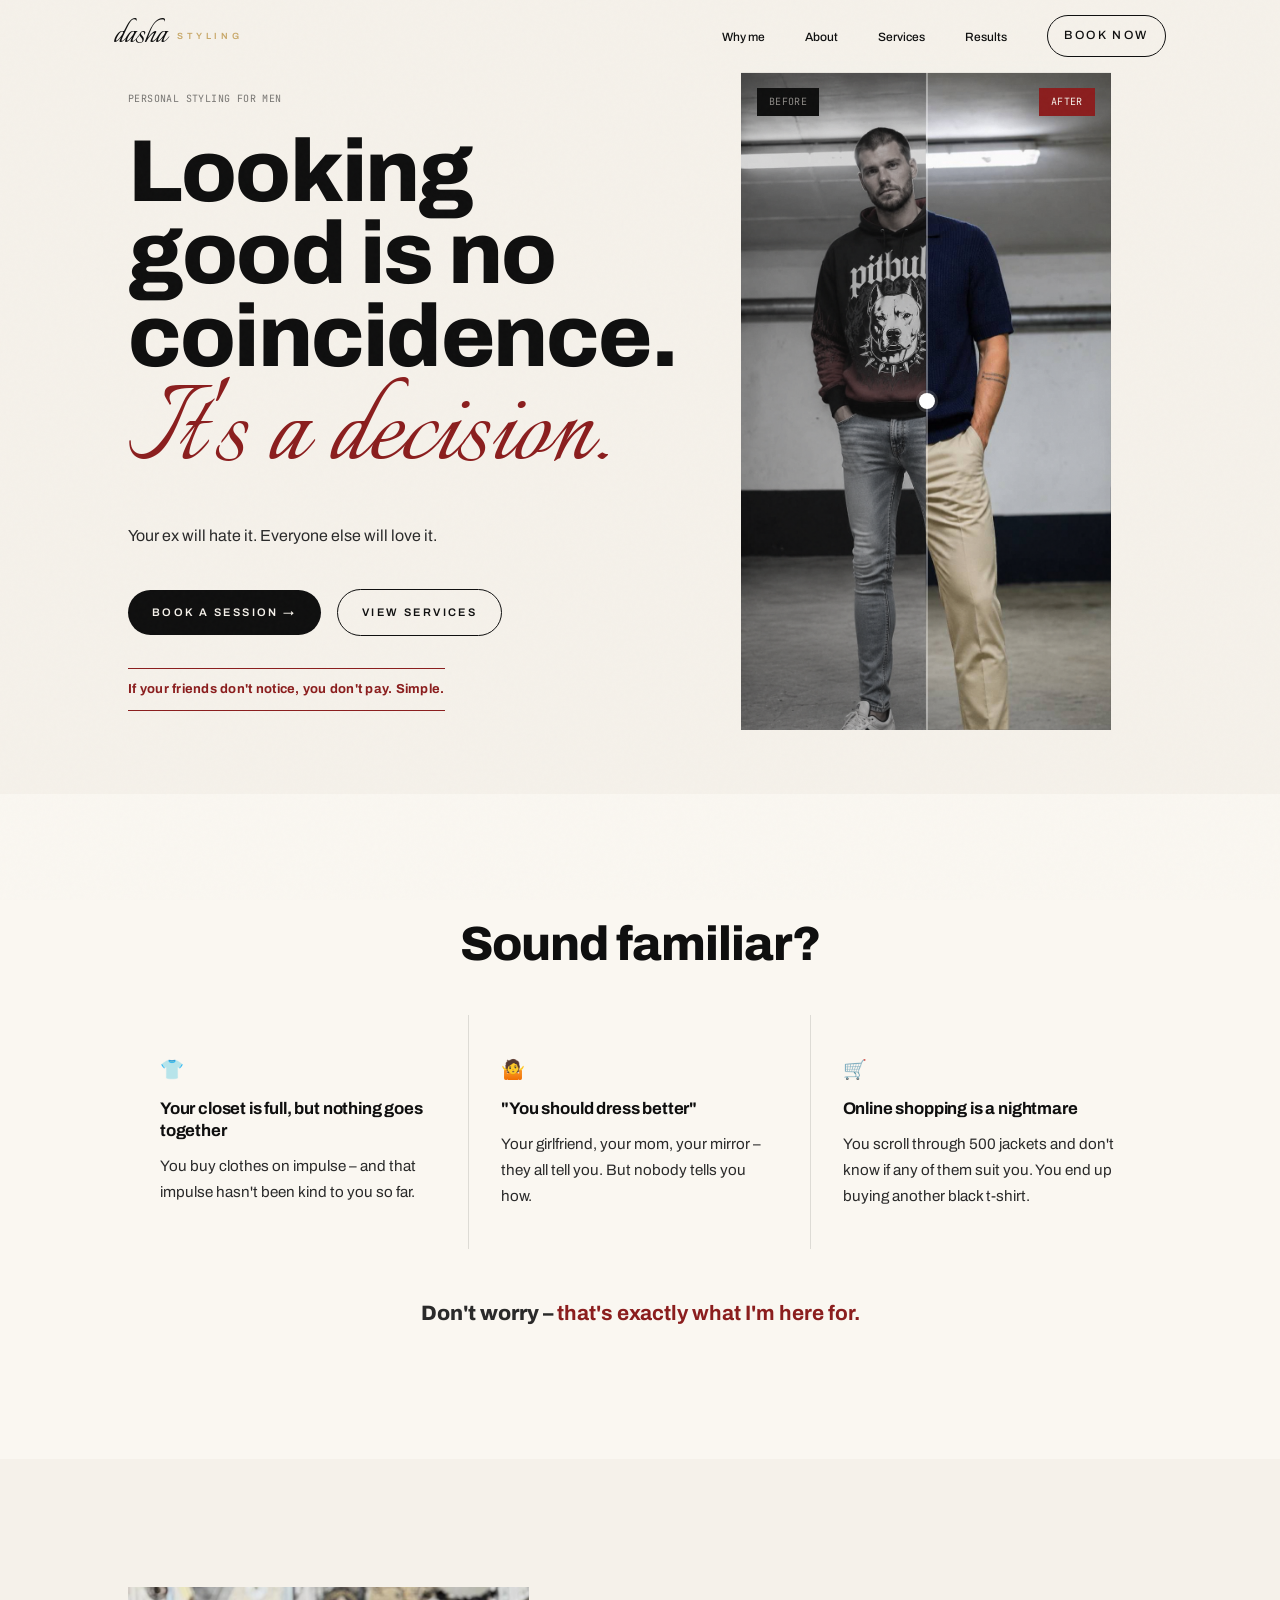
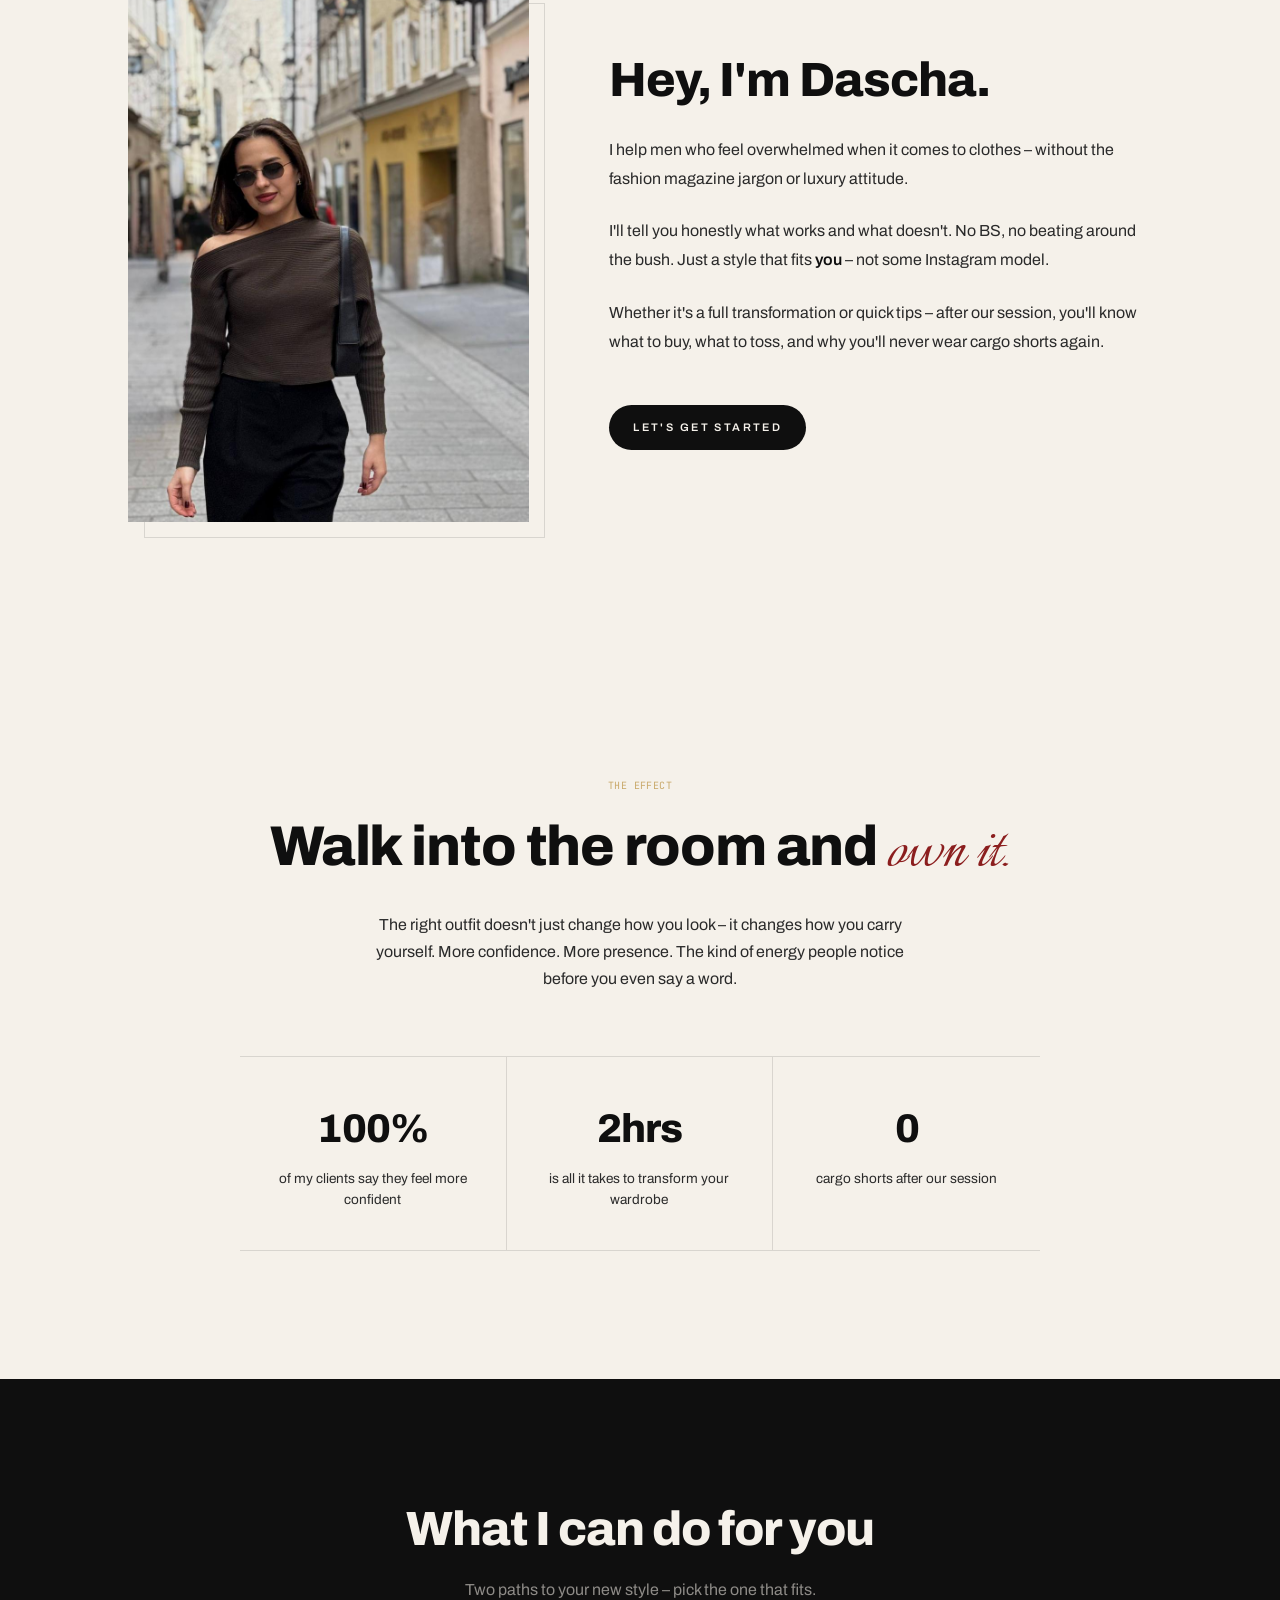
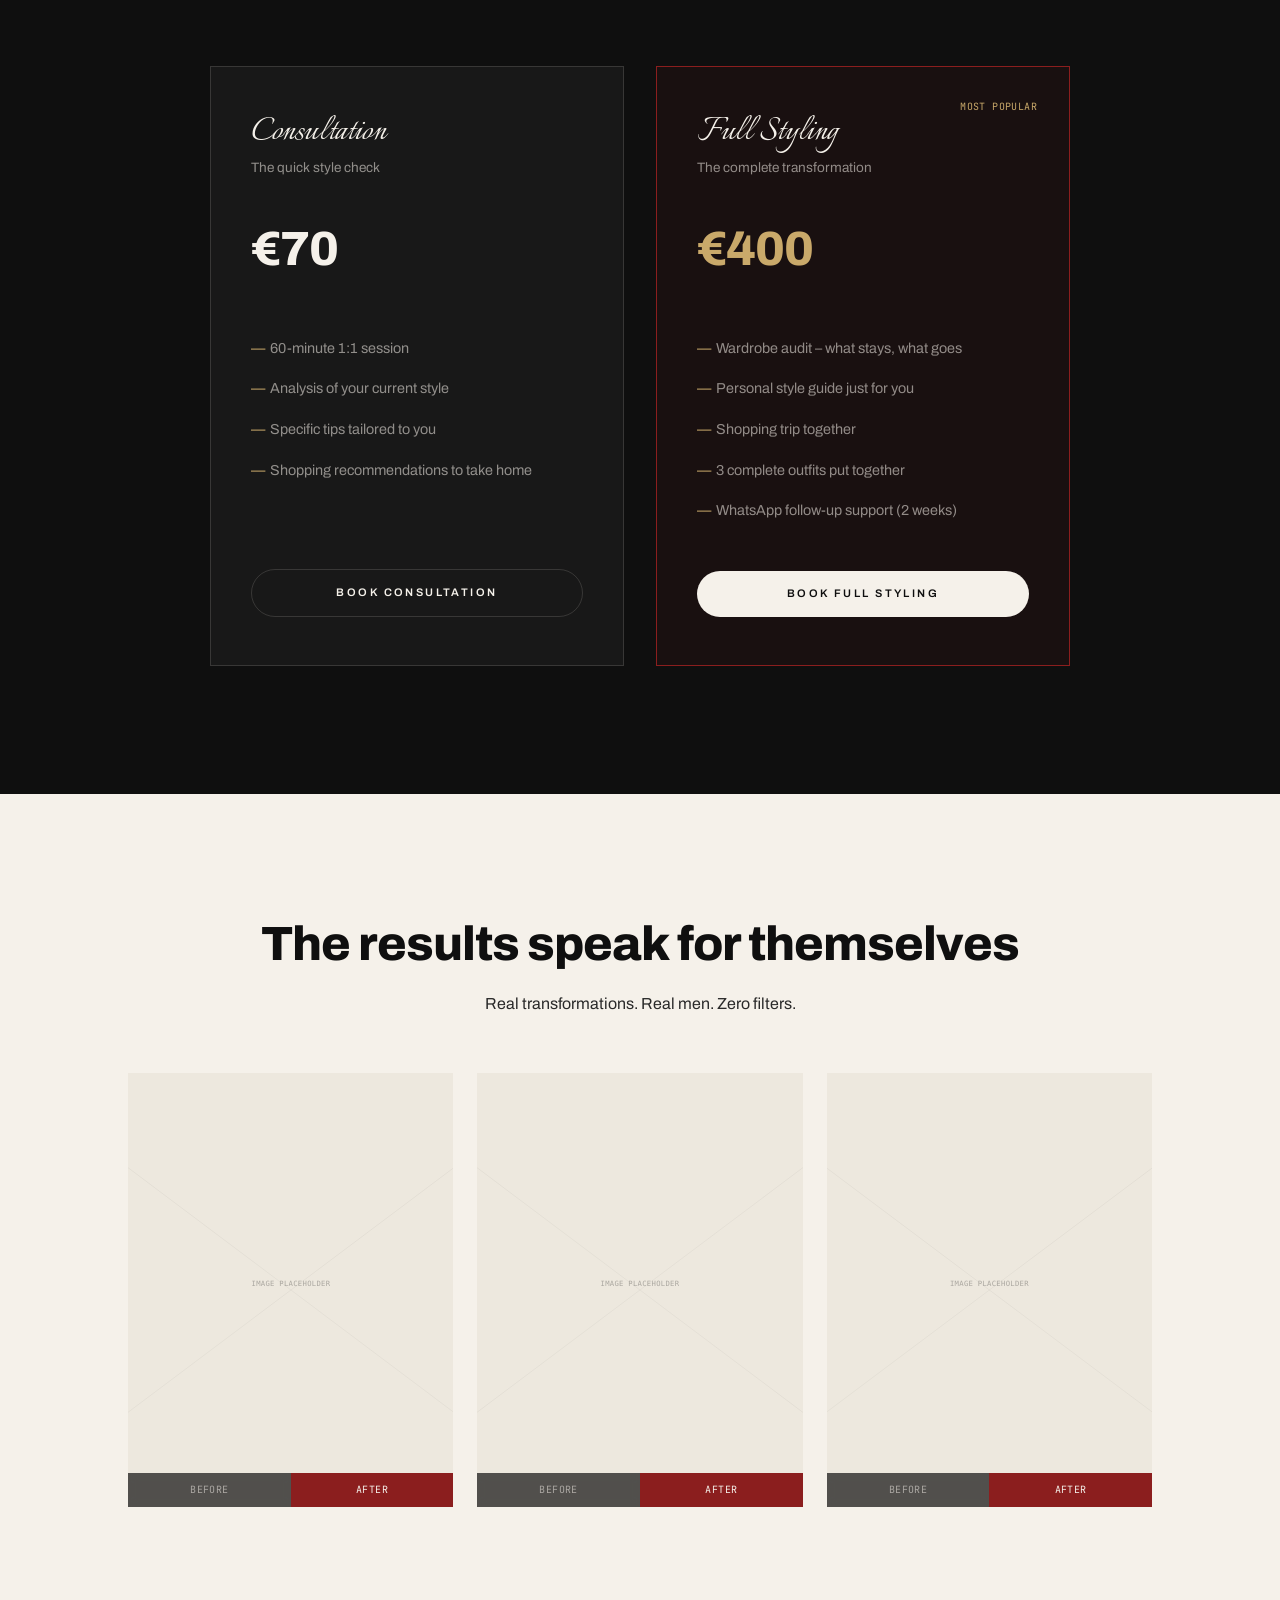
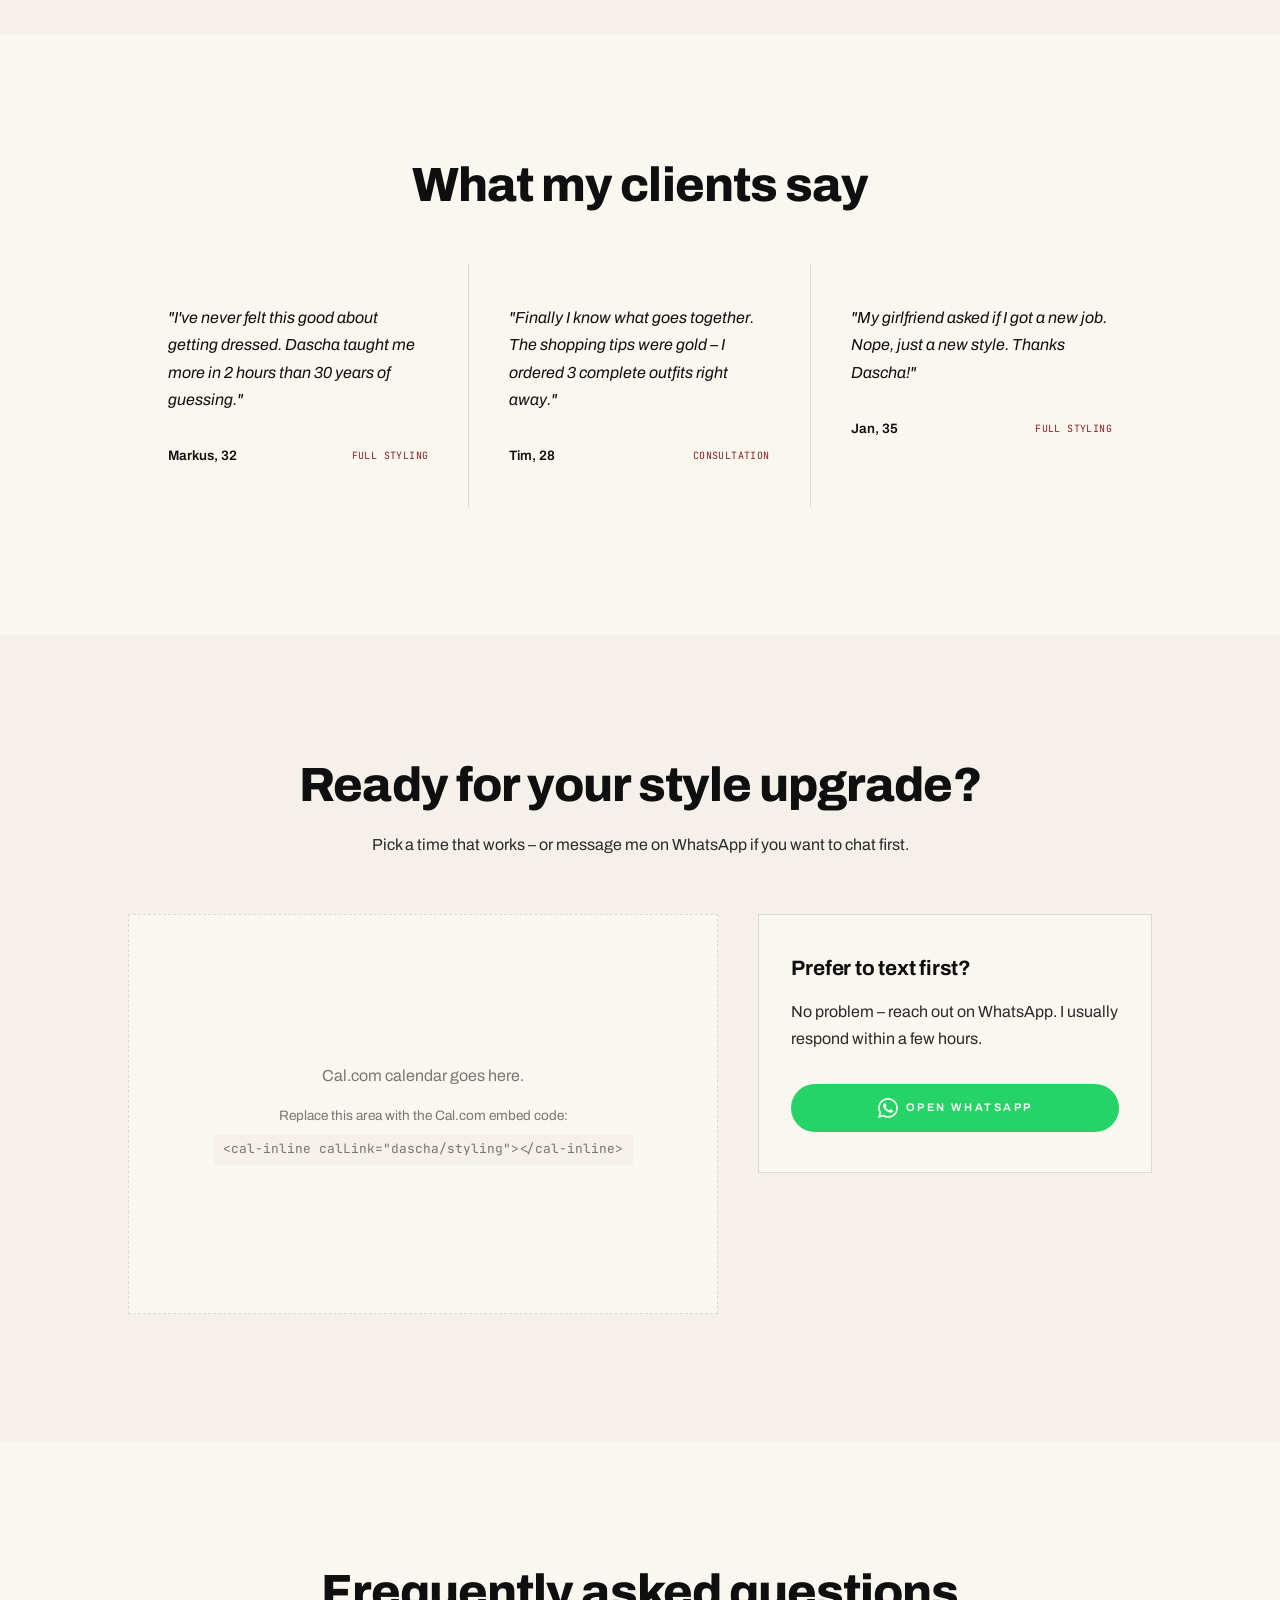
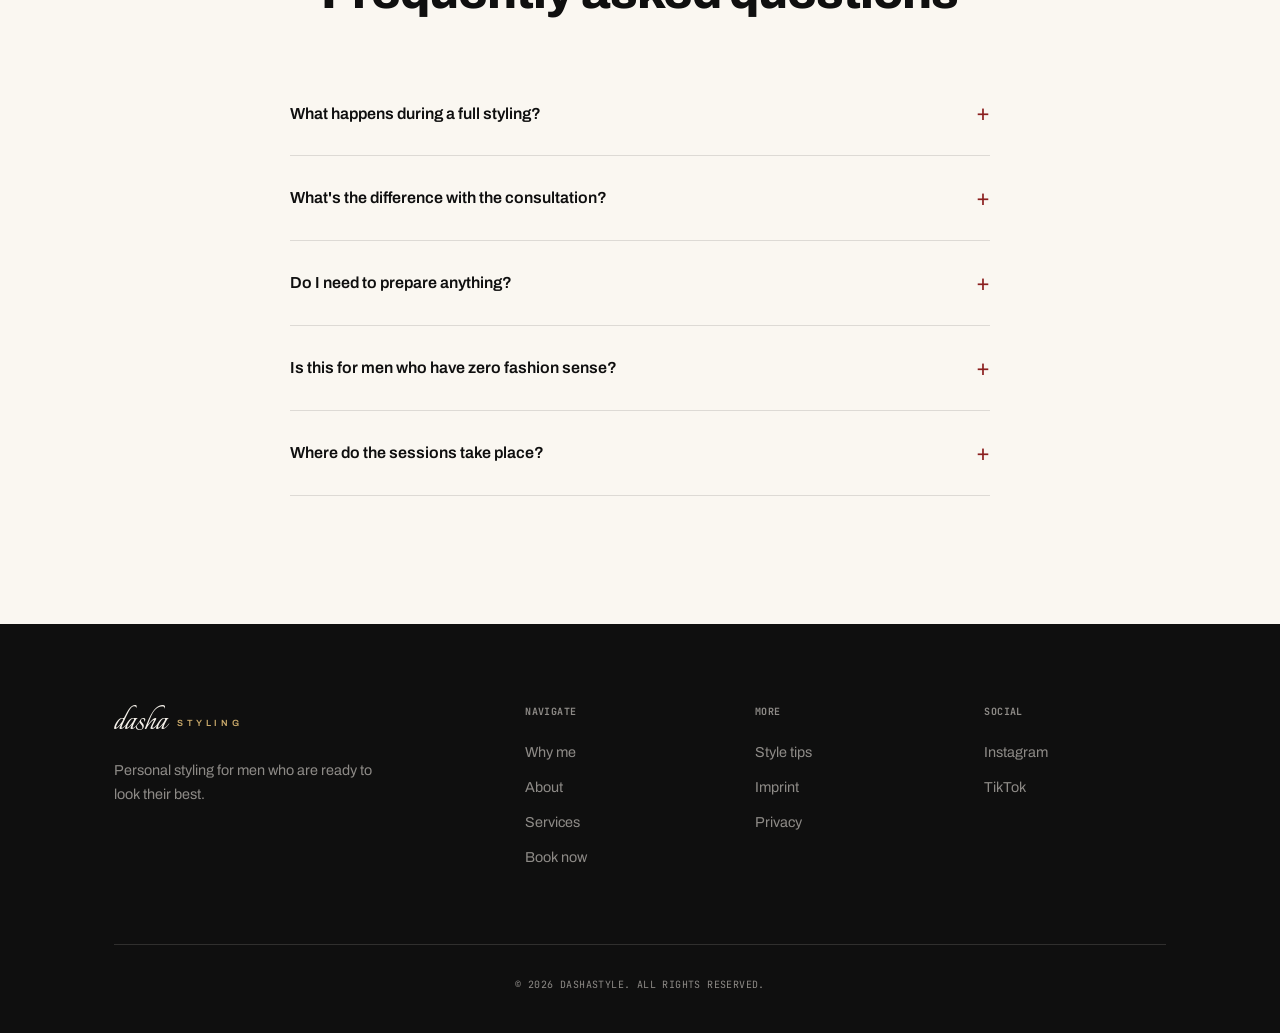
<file: index.html>
<!DOCTYPE html>
<html lang="en">
<head>
  <meta charset="UTF-8">
  <meta name="viewport" content="width=device-width, initial-scale=1.0">
  <meta name="description" content="Personal styling for men – I'll help you find a look that actually fits you. Book a full styling or a quick consultation.">
  <title>DashaStyle – Your Style Upgrade</title>
  <link rel="preconnect" href="https://fonts.googleapis.com">
  <link rel="preconnect" href="https://fonts.gstatic.com" crossorigin>
  <link href="https://fonts.googleapis.com/css2?family=Archivo:wght@400;500;600;700;800;900&family=Italianno&family=JetBrains+Mono:wght@400;500&display=swap" rel="stylesheet">
  <link rel="stylesheet" href="css/style.css">
</head>
<body>

  <!-- Navigation -->
  <nav class="nav" id="nav">
    <div class="nav__inner container">
      <a href="#" class="nav__logo">dasha<span>STYLING</span></a>
      <button class="nav__toggle" id="nav-toggle" aria-label="Open menu">
        <span></span><span></span><span></span>
      </button>
      <ul class="nav__links" id="nav-links">
        <li><a href="#problem">Why me</a></li>
        <li><a href="#about">About</a></li>
        <li><a href="#angebote">Services</a></li>
        <li><a href="#galerie">Results</a></li>
        <li><a href="#buchung" class="btn btn-primary btn--nav">Book now</a></li>
      </ul>
    </div>
  </nav>

  <main>
    <!-- Hero -->
    <section class="hero" id="hero">
      <div class="container">
        <div class="hero__content">
          <p class="hero__tagline">Personal styling for men</p>
          <h1 class="hero__title">Looking good is no coincidence.<br><span class="sig">It's a decision.</span></h1>
          <p class="hero__subtitle">Your ex will hate it. Everyone else will love it.</p>
          <div class="hero__ctas">
            <a href="#buchung" class="btn btn-primary">Book a session &rarr;</a>
            <a href="#angebote" class="btn btn-outline">View services</a>
          </div>
          <p class="hero__guarantee">If your friends don't notice, you don't pay. Simple.</p>
        </div>
        <div class="hero__image">
          <div class="compare" id="compare">
            <img class="compare__img compare__img--before" src="images/before.jpeg" alt="Before">
            <img class="compare__img compare__img--after" id="compare-after" src="images/after.jpeg" alt="After">
            <div class="compare__slider" id="compare-slider">
              <div class="compare__handle">
                <div class="compare__handle-dot"></div>
              </div>
            </div>
            <span class="compare__label compare__label--before">Before</span>
            <span class="compare__label compare__label--after">After</span>
          </div>
        </div>
      </div>
    </section>

    <!-- Problem -->
    <section class="problem" id="problem">
      <div class="container">
        <h2 class="reveal">Sound familiar?</h2>
        <div class="problem__grid">
          <div class="problem__card reveal reveal-delay-1">
            <span class="problem__icon">👕</span>
            <h3>Your closet is full, but nothing goes together</h3>
            <p>You buy clothes on impulse – and that impulse hasn't been kind to you so far.</p>
          </div>
          <div class="problem__card reveal reveal-delay-2">
            <span class="problem__icon">🤷</span>
            <h3>"You should dress better"</h3>
            <p>Your girlfriend, your mom, your mirror – they all tell you. But nobody tells you how.</p>
          </div>
          <div class="problem__card reveal reveal-delay-3">
            <span class="problem__icon">🛒</span>
            <h3>Online shopping is a nightmare</h3>
            <p>You scroll through 500 jackets and don't know if any of them suit you. You end up buying another black t-shirt.</p>
          </div>
        </div>
        <p class="problem__closer">Don't worry – <strong>that's exactly what I'm here for.</strong></p>
      </div>
    </section>

    <!-- About Dascha -->
    <section class="about" id="about">
      <div class="container">
        <div class="about__grid reveal">
          <div class="about__image">
            <img src="images/dascha.webp" alt="Dascha – Your personal styling consultant" onerror="this.src='images/placeholder.svg'">
          </div>
          <div class="about__content">
            <h2>Hey, I'm Dascha.</h2>
            <p>I help men who feel overwhelmed when it comes to clothes – without the fashion magazine jargon or luxury attitude.</p>
            <p>I'll tell you honestly what works and what doesn't. No BS, no beating around the bush. Just a style that fits <strong>you</strong> – not some Instagram model.</p>
            <p>Whether it's a full transformation or quick tips – after our session, you'll know what to buy, what to toss, and why you'll never wear cargo shorts again.</p>
            <a href="#buchung" class="btn btn-primary">Let's get started</a>
          </div>
        </div>
      </div>
    </section>

    <!-- The Reaction -->
    <section class="reaction" id="reaction">
      <div class="container">
        <div class="reaction__inner reveal">
          <p class="reaction__eyebrow">The effect</p>
          <h2 class="reaction__title">Walk into the room and <em>own it.</em></h2>
          <p class="reaction__text">The right outfit doesn't just change how you look – it changes how you carry yourself. More confidence. More presence. The kind of energy people notice before you even say a word.</p>
          <div class="reaction__stats">
            <div class="reaction__stat">
              <span class="reaction__number">100%</span>
              <span class="reaction__label">of my clients say they feel more confident</span>
            </div>
            <div class="reaction__stat">
              <span class="reaction__number">2hrs</span>
              <span class="reaction__label">is all it takes to transform your wardrobe</span>
            </div>
            <div class="reaction__stat">
              <span class="reaction__number">0</span>
              <span class="reaction__label">cargo shorts after our session</span>
            </div>
          </div>
        </div>
      </div>
    </section>

    <!-- Services -->
    <section class="pricing" id="angebote">
      <div class="container">
        <h2>What I can do for you</h2>
        <p class="pricing__subtitle">Two paths to your new style – pick the one that fits.</p>
        <div class="pricing__grid">

          <div class="pricing__card reveal reveal-delay-1">
            <div class="pricing__header">
              <h3>Consultation</h3>
              <p class="pricing__tagline">The quick style check</p>
            </div>
            <div class="pricing__price">
              <span class="pricing__amount">€70</span>
            </div>
            <ul class="pricing__features">
              <li>60-minute 1:1 session</li>
              <li>Analysis of your current style</li>
              <li>Specific tips tailored to you</li>
              <li>Shopping recommendations to take home</li>
            </ul>
            <a href="#buchung" class="btn btn-outline">Book consultation</a>
          </div>

          <div class="pricing__card pricing__card--featured reveal reveal-delay-2">
            <div class="pricing__badge">Most popular</div>
            <div class="pricing__header">
              <h3>Full Styling</h3>
              <p class="pricing__tagline">The complete transformation</p>
            </div>
            <div class="pricing__price">
              <span class="pricing__amount">€400</span>
            </div>
            <ul class="pricing__features">
              <li>Wardrobe audit – what stays, what goes</li>
              <li>Personal style guide just for you</li>
              <li>Shopping trip together</li>
              <li>3 complete outfits put together</li>
              <li>WhatsApp follow-up support (2 weeks)</li>
            </ul>
            <a href="#buchung" class="btn btn-primary">Book full styling</a>
          </div>

        </div>
      </div>
    </section>

    <!-- Before/After Gallery -->
    <section class="gallery" id="galerie">
      <div class="container">
        <h2>The results speak for themselves</h2>
        <p class="gallery__subtitle">Real transformations. Real men. Zero filters.</p>
        <div class="gallery__grid">
          <div class="gallery__item">
            <img src="images/placeholder.svg" alt="Transformation 1">
            <div class="gallery__labels">
              <span class="gallery__label gallery__label--before">Before</span>
              <span class="gallery__label gallery__label--after">After</span>
            </div>
          </div>
          <div class="gallery__item">
            <img src="images/placeholder.svg" alt="Transformation 2">
            <div class="gallery__labels">
              <span class="gallery__label gallery__label--before">Before</span>
              <span class="gallery__label gallery__label--after">After</span>
            </div>
          </div>
          <div class="gallery__item">
            <img src="images/placeholder.svg" alt="Transformation 3">
            <div class="gallery__labels">
              <span class="gallery__label gallery__label--before">Before</span>
              <span class="gallery__label gallery__label--after">After</span>
            </div>
          </div>
        </div>
      </div>
    </section>

    <!-- Testimonials -->
    <section class="testimonials" id="testimonials">
      <div class="container">
        <h2>What my clients say</h2>
        <div class="testimonials__grid">
          <blockquote class="testimonial">
            <p class="testimonial__text">"I've never felt this good about getting dressed. Dascha taught me more in 2 hours than 30 years of guessing."</p>
            <footer class="testimonial__author">
              <strong>Markus, 32</strong>
              <span>Full Styling</span>
            </footer>
          </blockquote>
          <blockquote class="testimonial">
            <p class="testimonial__text">"Finally I know what goes together. The shopping tips were gold – I ordered 3 complete outfits right away."</p>
            <footer class="testimonial__author">
              <strong>Tim, 28</strong>
              <span>Consultation</span>
            </footer>
          </blockquote>
          <blockquote class="testimonial">
            <p class="testimonial__text">"My girlfriend asked if I got a new job. Nope, just a new style. Thanks Dascha!"</p>
            <footer class="testimonial__author">
              <strong>Jan, 35</strong>
              <span>Full Styling</span>
            </footer>
          </blockquote>
        </div>
      </div>
    </section>

    <!-- Booking -->
    <section class="booking" id="buchung">
      <div class="container">
        <h2>Ready for your style upgrade?</h2>
        <p class="booking__subtitle">Pick a time that works – or message me on WhatsApp if you want to chat first.</p>
        <div class="booking__grid">
          <div class="booking__calendar">
            <div class="booking__placeholder" id="cal-embed">
              <p>Cal.com calendar goes here.</p>
              <p class="booking__setup-hint">Replace this area with the Cal.com embed code:<br>
              <code>&lt;cal-inline calLink="dascha/styling"&gt;&lt;/cal-inline&gt;</code></p>
            </div>
          </div>
          <div class="booking__whatsapp">
            <div class="booking__whatsapp-card">
              <h3>Prefer to text first?</h3>
              <p>No problem – reach out on WhatsApp. I usually respond within a few hours.</p>
              <a href="https://wa.me/49XXXXXXXXXXX?text=Hey%20Dascha%2C%20I'm%20interested%20in%20a%20styling%20consultation!" class="btn btn-whatsapp" target="_blank" rel="noopener">
                <svg width="20" height="20" viewBox="0 0 24 24" fill="currentColor"><path d="M17.472 14.382c-.297-.149-1.758-.867-2.03-.967-.273-.099-.471-.148-.67.15-.197.297-.767.966-.94 1.164-.173.199-.347.223-.644.075-.297-.15-1.255-.463-2.39-1.475-.883-.788-1.48-1.761-1.653-2.059-.173-.297-.018-.458.13-.606.134-.133.298-.347.446-.52.149-.174.198-.298.298-.497.099-.198.05-.371-.025-.52-.075-.149-.669-1.612-.916-2.207-.242-.579-.487-.5-.669-.51-.173-.008-.371-.01-.57-.01-.198 0-.52.074-.792.372-.272.297-1.04 1.016-1.04 2.479 0 1.462 1.065 2.875 1.213 3.074.149.198 2.096 3.2 5.077 4.487.709.306 1.262.489 1.694.625.712.227 1.36.195 1.871.118.571-.085 1.758-.719 2.006-1.413.248-.694.248-1.289.173-1.413-.074-.124-.272-.198-.57-.347m-5.421 7.403h-.004a9.87 9.87 0 01-5.031-1.378l-.361-.214-3.741.982.998-3.648-.235-.374a9.86 9.86 0 01-1.51-5.26c.001-5.45 4.436-9.884 9.888-9.884 2.64 0 5.122 1.03 6.988 2.898a9.825 9.825 0 012.893 6.994c-.003 5.45-4.437 9.884-9.885 9.884m8.413-18.297A11.815 11.815 0 0012.05 0C5.495 0 .16 5.335.157 11.892c0 2.096.547 4.142 1.588 5.945L.057 24l6.305-1.654a11.882 11.882 0 005.683 1.448h.005c6.554 0 11.89-5.335 11.893-11.893a11.821 11.821 0 00-3.48-8.413z"/></svg>
                Open WhatsApp
              </a>
            </div>
          </div>
        </div>
      </div>
    </section>

    <!-- FAQ -->
    <section class="faq" id="faq">
      <div class="container">
        <h2>Frequently asked questions</h2>
        <div class="faq__list">

          <details class="faq__item">
            <summary class="faq__question">What happens during a full styling?</summary>
            <div class="faq__answer">
              <p>I come to your place, we go through your wardrobe together and sort out what no longer works. Then I create a personal style guide for you and we go shopping together. By the end, you'll have at least 3 complete outfits and know exactly what to buy in the future.</p>
            </div>
          </details>

          <details class="faq__item">
            <summary class="faq__question">What's the difference with the consultation?</summary>
            <div class="faq__answer">
              <p>The consultation is a 60-minute session – online or in person. I analyze your current style, give you specific tips, and a shopping list. Perfect if you need a starting point but aren't ready for the full transformation yet.</p>
            </div>
          </details>

          <details class="faq__item">
            <summary class="faq__question">Do I need to prepare anything?</summary>
            <div class="faq__answer">
              <p>Nope. Just show up as you are – that's kind of the point. If you want, you can save a few photos of outfits you like beforehand. But it's not required.</p>
            </div>
          </details>

          <details class="faq__item">
            <summary class="faq__question">Is this for men who have zero fashion sense?</summary>
            <div class="faq__answer">
              <p>Especially for them! The less you know, the more I can help. Most of my clients start from scratch – and that's what makes the transformation so impressive.</p>
            </div>
          </details>

          <details class="faq__item">
            <summary class="faq__question">Where do the sessions take place?</summary>
            <div class="faq__answer">
              <p>Consultations also work online via video call. The full styling takes place at your home – including a shopping trip together in your city.</p>
            </div>
          </details>

        </div>
      </div>
    </section>
  </main>

  <!-- Footer -->
  <footer class="footer">
    <div class="container">
      <div class="footer__grid">
        <div class="footer__brand">
          <a href="#" class="nav__logo">dasha<span>STYLING</span></a>
          <p>Personal styling for men who are ready to look their best.</p>
        </div>
        <div class="footer__links">
          <h4>Navigate</h4>
          <ul>
            <li><a href="#problem">Why me</a></li>
            <li><a href="#about">About</a></li>
            <li><a href="#angebote">Services</a></li>
            <li><a href="#buchung">Book now</a></li>
          </ul>
        </div>
        <div class="footer__links">
          <h4>More</h4>
          <ul>
            <li><a href="tipps.html">Style tips</a></li>
            <li><a href="impressum.html">Imprint</a></li>
            <li><a href="datenschutz.html">Privacy</a></li>
          </ul>
        </div>
        <div class="footer__links">
          <h4>Social</h4>
          <ul>
            <li><a href="#" target="_blank" rel="noopener">Instagram</a></li>
            <li><a href="#" target="_blank" rel="noopener">TikTok</a></li>
          </ul>
        </div>
      </div>
      <div class="footer__bottom">
        <p>&copy; 2026 DashaStyle. All rights reserved.</p>
      </div>
    </div>
  </footer>

  <script src="js/main.js"></script>
</body>
</html>
</file>
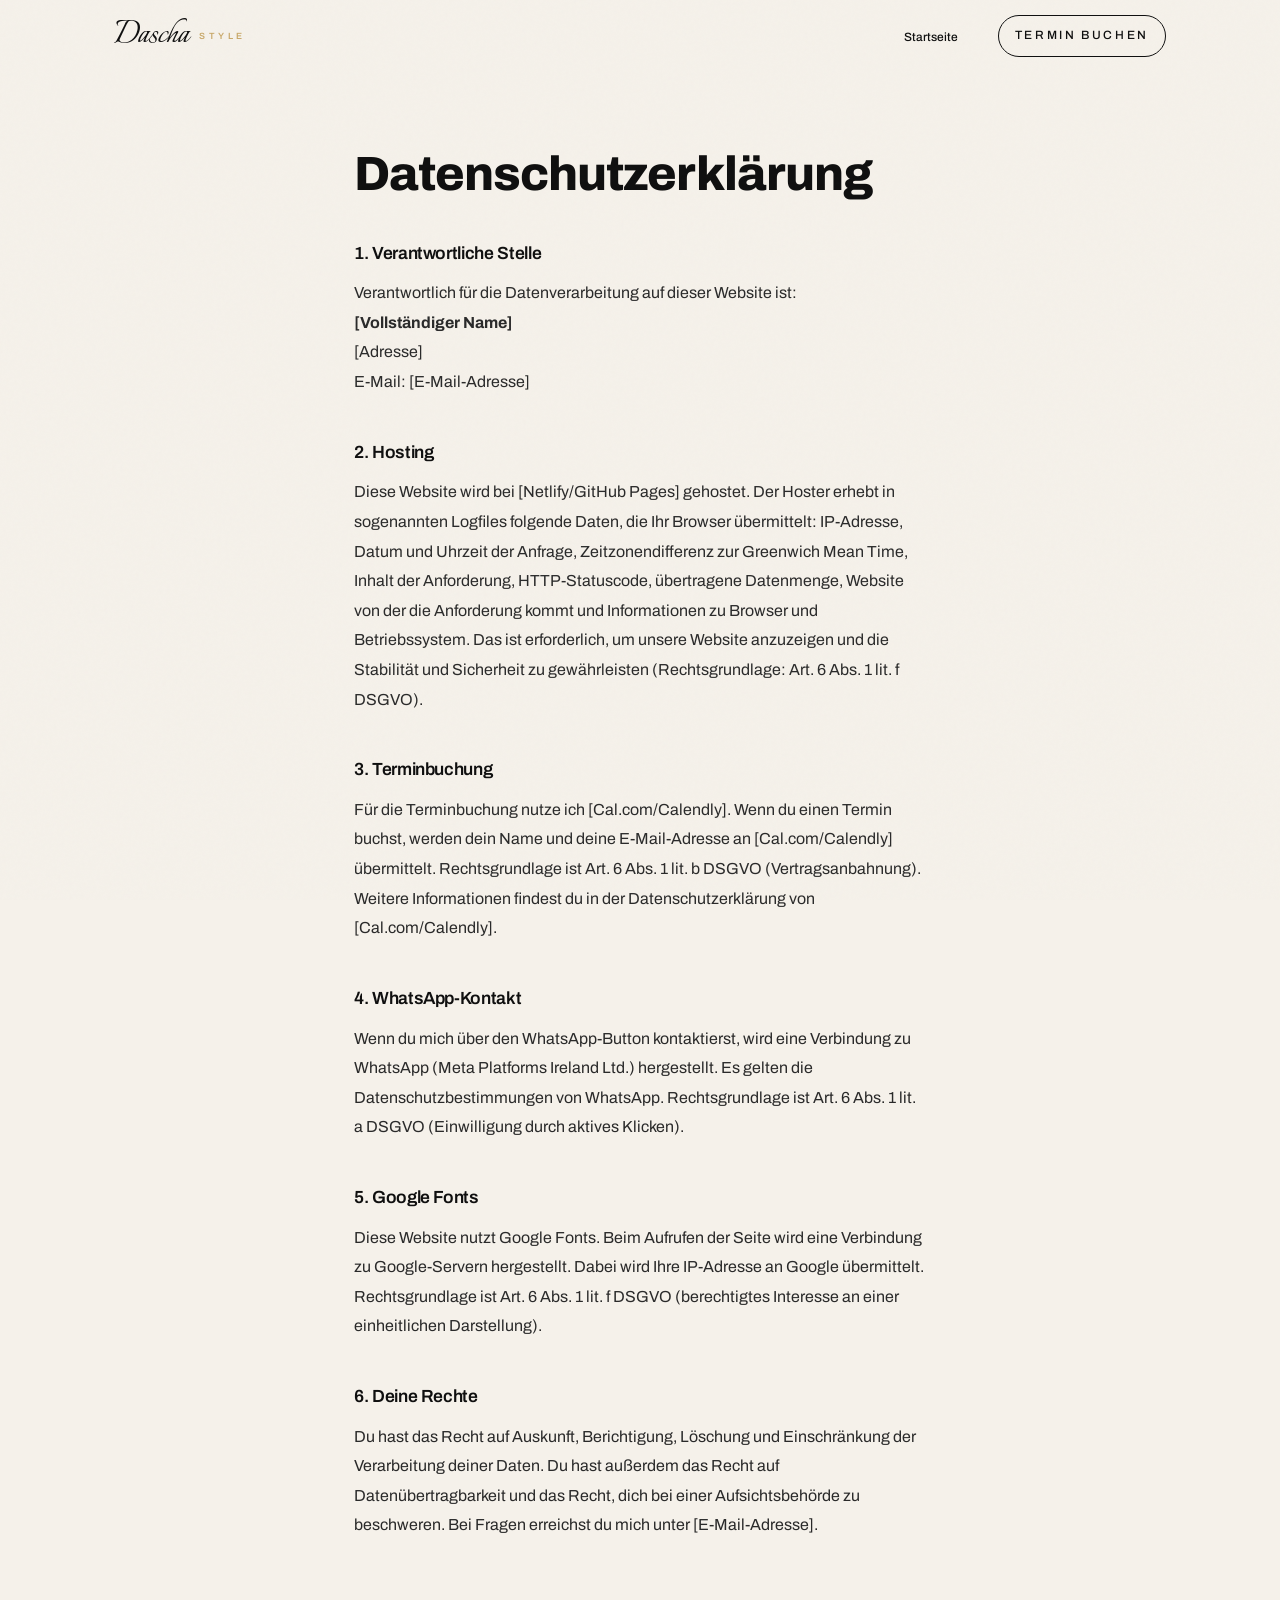
<file: datenschutz.html>
<!DOCTYPE html>
<html lang="de">
<head>
  <meta charset="UTF-8">
  <meta name="viewport" content="width=device-width, initial-scale=1.0">
  <meta name="robots" content="noindex">
  <title>Datenschutzerklärung – DashaStyle</title>
  <link rel="preconnect" href="https://fonts.googleapis.com">
  <link rel="preconnect" href="https://fonts.gstatic.com" crossorigin>
  <link href="https://fonts.googleapis.com/css2?family=Archivo:wght@400;500;600;700;800;900&family=Italianno&family=JetBrains+Mono:wght@400;500&display=swap" rel="stylesheet">
  <link rel="stylesheet" href="css/style.css">
</head>
<body>

  <nav class="nav" id="nav">
    <div class="nav__inner container">
      <a href="index.html" class="nav__logo">Dascha<span>Style</span></a>
      <button class="nav__toggle" id="nav-toggle" aria-label="Menü öffnen">
        <span></span><span></span><span></span>
      </button>
      <ul class="nav__links" id="nav-links">
        <li><a href="index.html">Startseite</a></li>
        <li><a href="index.html#buchung" class="btn btn-primary btn--nav">Termin buchen</a></li>
      </ul>
    </div>
  </nav>

  <main class="legal-page">
    <div class="container">
      <h1>Datenschutzerklärung</h1>

      <h2>1. Verantwortliche Stelle</h2>
      <p>Verantwortlich für die Datenverarbeitung auf dieser Website ist:<br>
      <strong>[Vollständiger Name]</strong><br>
      [Adresse]<br>
      E-Mail: [E-Mail-Adresse]</p>

      <h2>2. Hosting</h2>
      <p>Diese Website wird bei [Netlify/GitHub Pages] gehostet. Der Hoster erhebt in sogenannten Logfiles folgende Daten, die Ihr Browser übermittelt: IP-Adresse, Datum und Uhrzeit der Anfrage, Zeitzonendifferenz zur Greenwich Mean Time, Inhalt der Anforderung, HTTP-Statuscode, übertragene Datenmenge, Website von der die Anforderung kommt und Informationen zu Browser und Betriebssystem. Das ist erforderlich, um unsere Website anzuzeigen und die Stabilität und Sicherheit zu gewährleisten (Rechtsgrundlage: Art. 6 Abs. 1 lit. f DSGVO).</p>

      <h2>3. Terminbuchung</h2>
      <p>Für die Terminbuchung nutze ich [Cal.com/Calendly]. Wenn du einen Termin buchst, werden dein Name und deine E-Mail-Adresse an [Cal.com/Calendly] übermittelt. Rechtsgrundlage ist Art. 6 Abs. 1 lit. b DSGVO (Vertragsanbahnung). Weitere Informationen findest du in der Datenschutzerklärung von [Cal.com/Calendly].</p>

      <h2>4. WhatsApp-Kontakt</h2>
      <p>Wenn du mich über den WhatsApp-Button kontaktierst, wird eine Verbindung zu WhatsApp (Meta Platforms Ireland Ltd.) hergestellt. Es gelten die Datenschutzbestimmungen von WhatsApp. Rechtsgrundlage ist Art. 6 Abs. 1 lit. a DSGVO (Einwilligung durch aktives Klicken).</p>

      <h2>5. Google Fonts</h2>
      <p>Diese Website nutzt Google Fonts. Beim Aufrufen der Seite wird eine Verbindung zu Google-Servern hergestellt. Dabei wird Ihre IP-Adresse an Google übermittelt. Rechtsgrundlage ist Art. 6 Abs. 1 lit. f DSGVO (berechtigtes Interesse an einer einheitlichen Darstellung).</p>

      <h2>6. Deine Rechte</h2>
      <p>Du hast das Recht auf Auskunft, Berichtigung, Löschung und Einschränkung der Verarbeitung deiner Daten. Du hast außerdem das Recht auf Datenübertragbarkeit und das Recht, dich bei einer Aufsichtsbehörde zu beschweren. Bei Fragen erreichst du mich unter [E-Mail-Adresse].</p>
    </div>
  </main>

  <script src="js/main.js"></script>
</body>
</html>
</file>
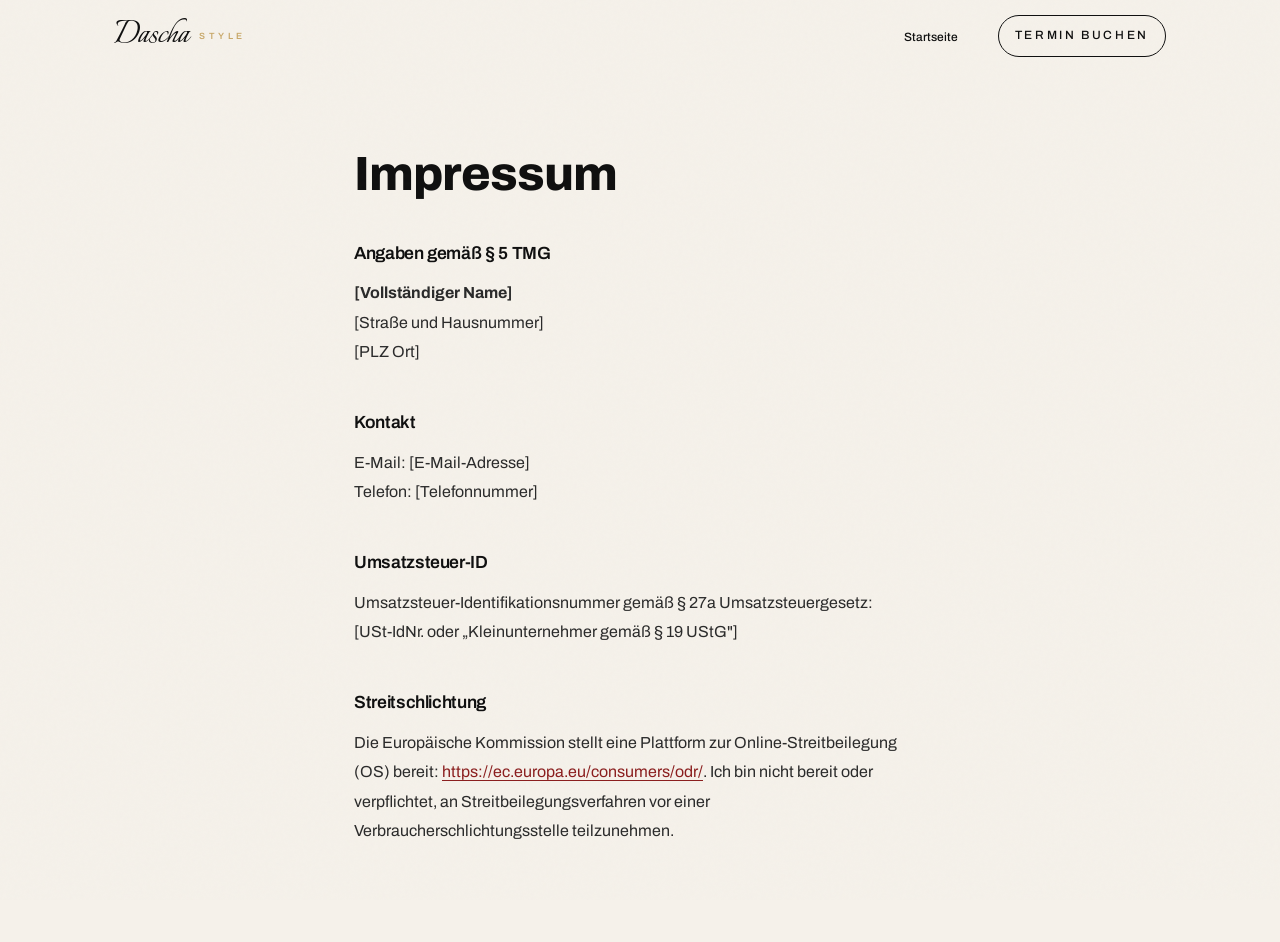
<file: impressum.html>
<!DOCTYPE html>
<html lang="de">
<head>
  <meta charset="UTF-8">
  <meta name="viewport" content="width=device-width, initial-scale=1.0">
  <meta name="robots" content="noindex">
  <title>Impressum – DashaStyle</title>
  <link rel="preconnect" href="https://fonts.googleapis.com">
  <link rel="preconnect" href="https://fonts.gstatic.com" crossorigin>
  <link href="https://fonts.googleapis.com/css2?family=Archivo:wght@400;500;600;700;800;900&family=Italianno&family=JetBrains+Mono:wght@400;500&display=swap" rel="stylesheet">
  <link rel="stylesheet" href="css/style.css">
</head>
<body>

  <nav class="nav" id="nav">
    <div class="nav__inner container">
      <a href="index.html" class="nav__logo">Dascha<span>Style</span></a>
      <button class="nav__toggle" id="nav-toggle" aria-label="Menü öffnen">
        <span></span><span></span><span></span>
      </button>
      <ul class="nav__links" id="nav-links">
        <li><a href="index.html">Startseite</a></li>
        <li><a href="index.html#buchung" class="btn btn-primary btn--nav">Termin buchen</a></li>
      </ul>
    </div>
  </nav>

  <main class="legal-page">
    <div class="container">
      <h1>Impressum</h1>

      <h2>Angaben gemäß § 5 TMG</h2>
      <p>
        <strong>[Vollständiger Name]</strong><br>
        [Straße und Hausnummer]<br>
        [PLZ Ort]
      </p>

      <h2>Kontakt</h2>
      <p>
        E-Mail: [E-Mail-Adresse]<br>
        Telefon: [Telefonnummer]
      </p>

      <h2>Umsatzsteuer-ID</h2>
      <p>Umsatzsteuer-Identifikationsnummer gemäß § 27a Umsatzsteuergesetz:<br>[USt-IdNr. oder „Kleinunternehmer gemäß § 19 UStG"]</p>

      <h2>Streitschlichtung</h2>
      <p>Die Europäische Kommission stellt eine Plattform zur Online-Streitbeilegung (OS) bereit: <a href="https://ec.europa.eu/consumers/odr/" target="_blank" rel="noopener">https://ec.europa.eu/consumers/odr/</a>. Ich bin nicht bereit oder verpflichtet, an Streitbeilegungsverfahren vor einer Verbraucherschlichtungsstelle teilzunehmen.</p>
    </div>
  </main>

  <script src="js/main.js"></script>
</body>
</html>
</file>
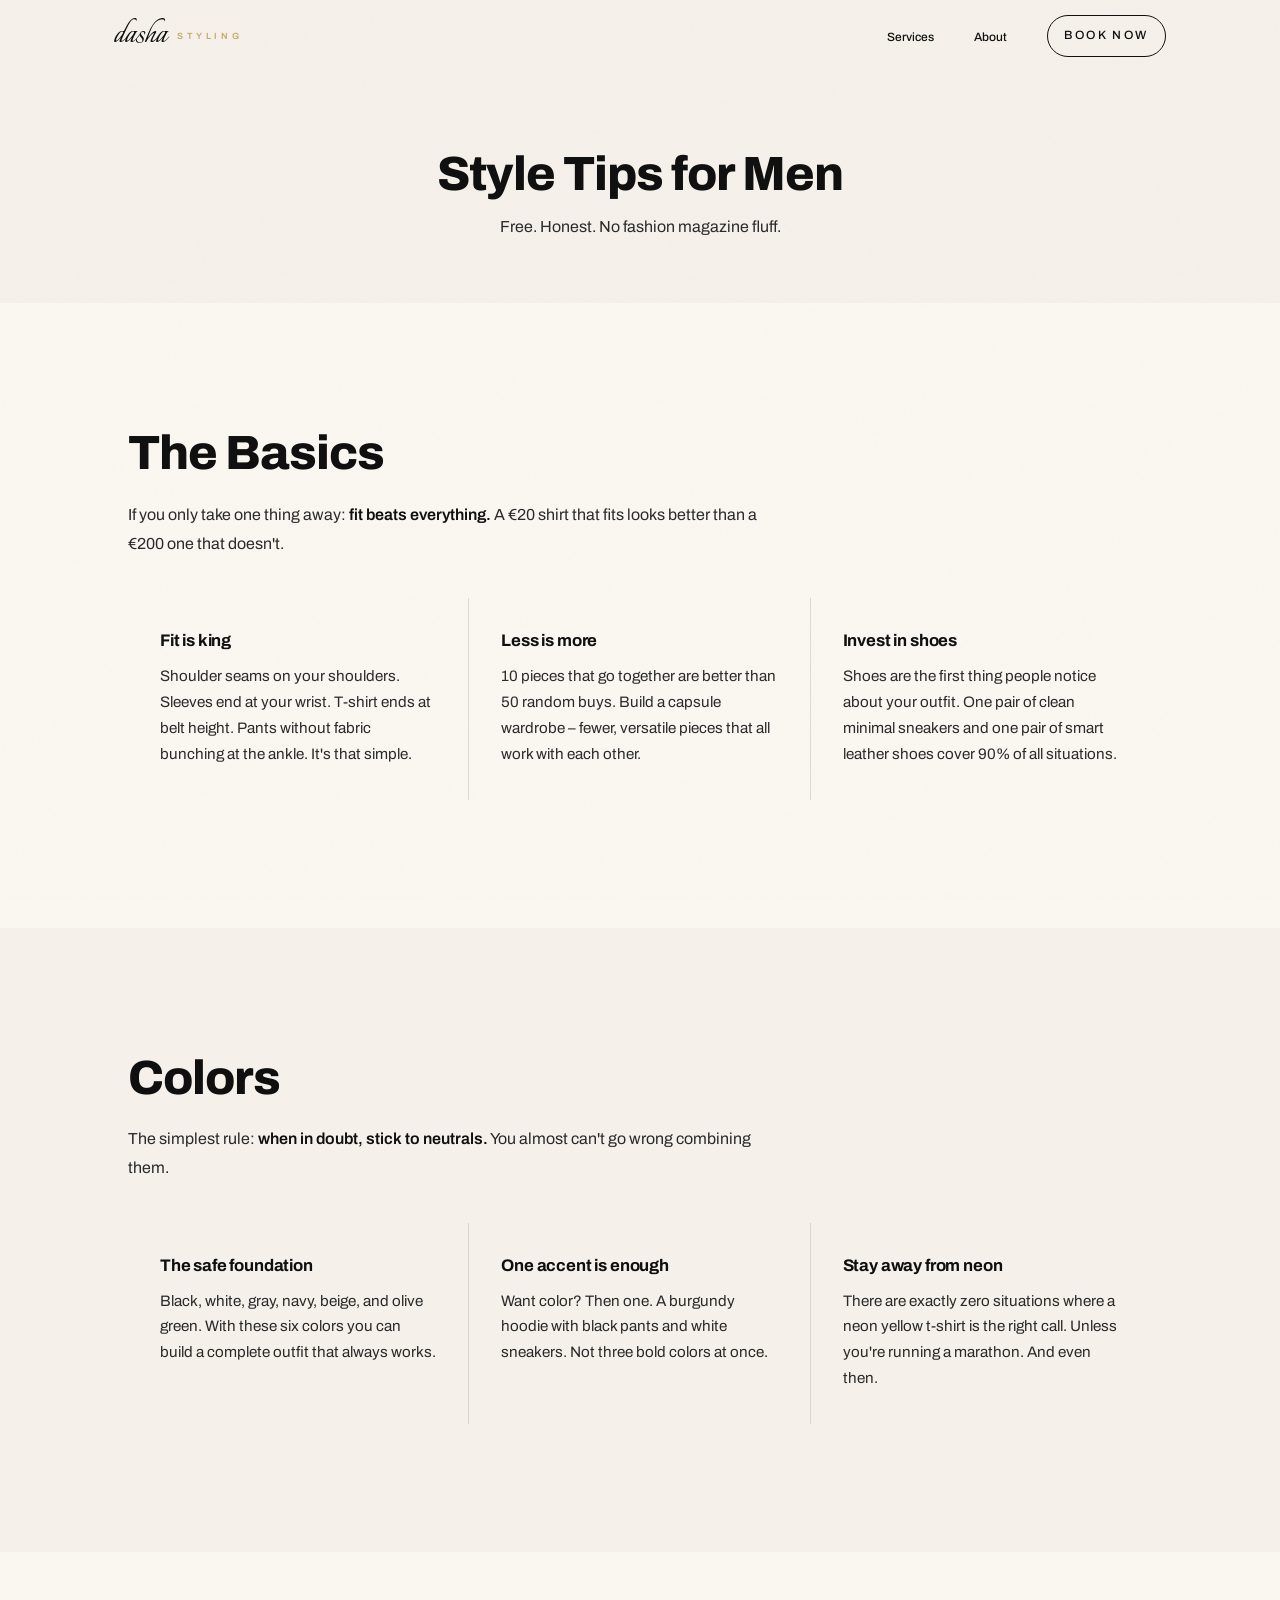
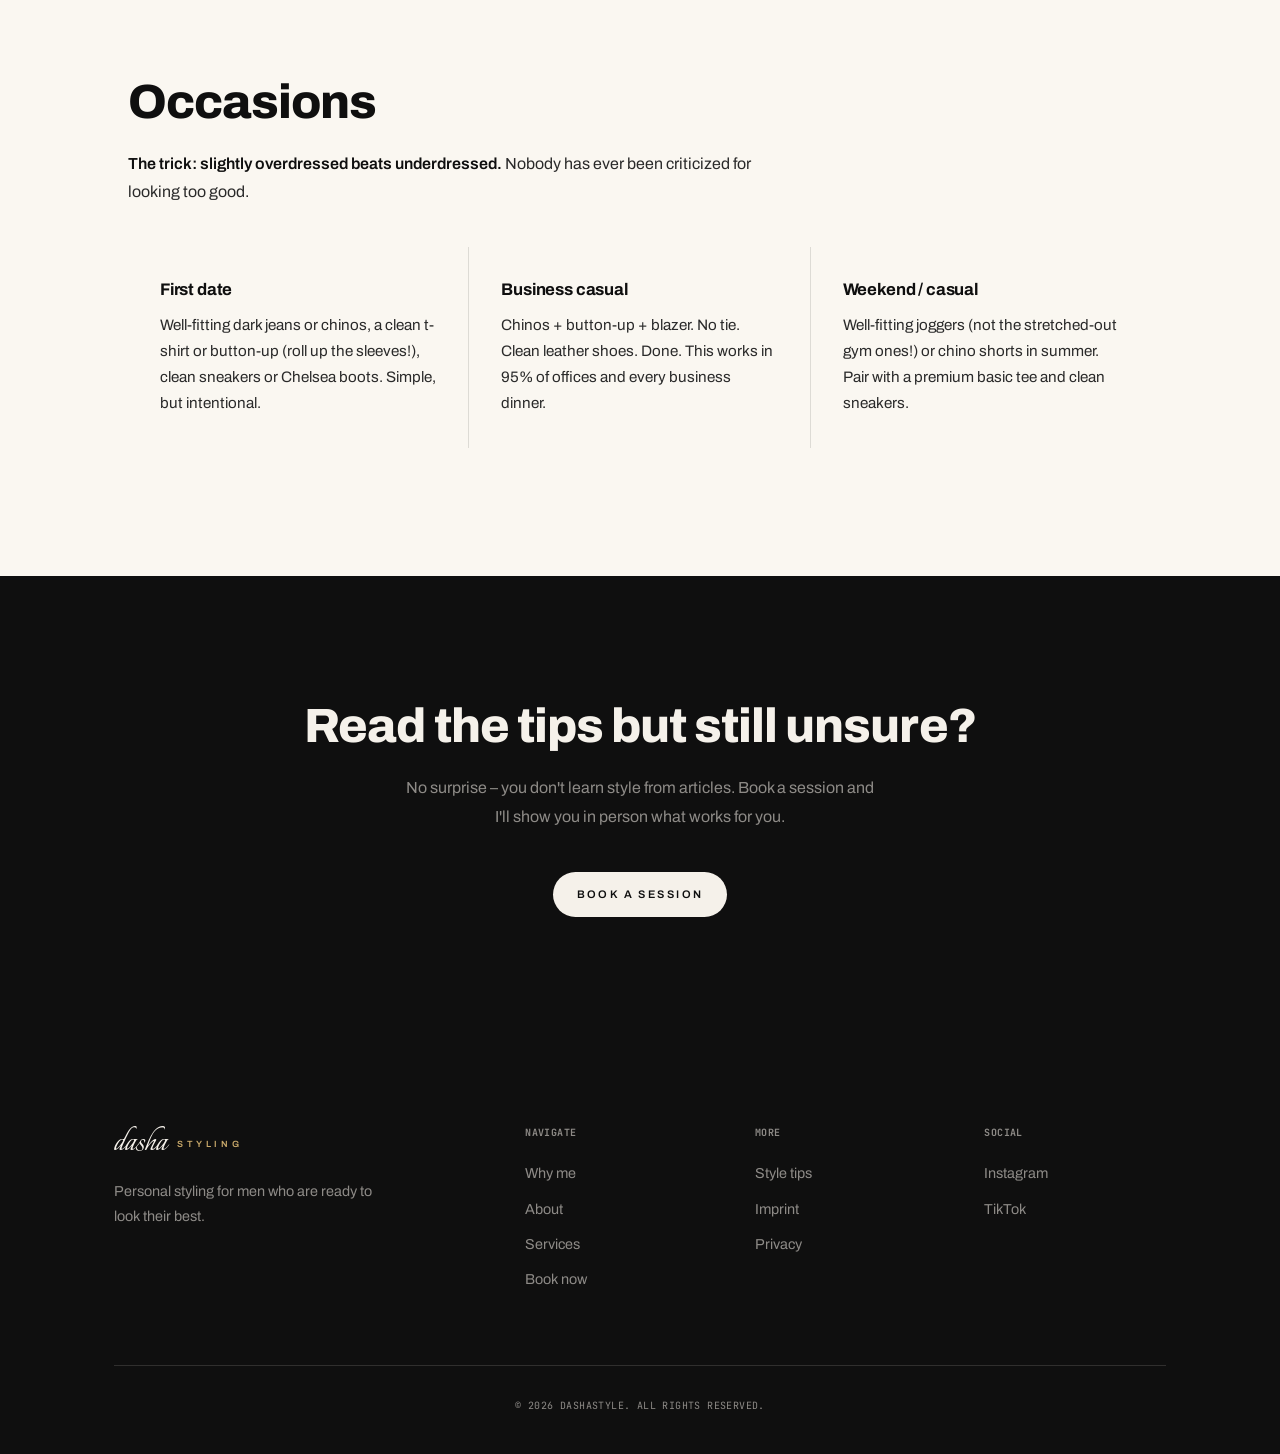
<file: tipps.html>
<!DOCTYPE html>
<html lang="en">
<head>
  <meta charset="UTF-8">
  <meta name="viewport" content="width=device-width, initial-scale=1.0">
  <meta name="description" content="Free styling tips for men – from the basics to colors and occasions. By Dascha, your personal styling consultant.">
  <title>Style Tips for Men – DashaStyle</title>
  <link rel="preconnect" href="https://fonts.googleapis.com">
  <link rel="preconnect" href="https://fonts.gstatic.com" crossorigin>
  <link href="https://fonts.googleapis.com/css2?family=Archivo:wght@400;500;600;700;800;900&family=Italianno&family=JetBrains+Mono:wght@400;500&display=swap" rel="stylesheet">
  <link rel="stylesheet" href="css/style.css">
</head>
<body>

  <nav class="nav" id="nav">
    <div class="nav__inner container">
      <a href="index.html" class="nav__logo">dasha<span>STYLING</span></a>
      <button class="nav__toggle" id="nav-toggle" aria-label="Open menu">
        <span></span><span></span><span></span>
      </button>
      <ul class="nav__links" id="nav-links">
        <li><a href="index.html#angebote">Services</a></li>
        <li><a href="index.html#about">About</a></li>
        <li><a href="index.html#buchung" class="btn btn-primary btn--nav">Book now</a></li>
      </ul>
    </div>
  </nav>

  <main>
    <section class="tipps-hero">
      <div class="container">
        <h1>Style Tips for Men</h1>
        <p class="tipps-hero__subtitle">Free. Honest. No fashion magazine fluff.</p>
      </div>
    </section>

    <section class="tipps-section" id="basics">
      <div class="container">
        <h2>The Basics</h2>
        <p class="tipps-section__intro">If you only take one thing away: <strong>fit beats everything.</strong> A €20 shirt that fits looks better than a €200 one that doesn't.</p>
        <div class="tipps__grid">
          <div class="tipp-card">
            <h3>Fit is king</h3>
            <p>Shoulder seams on your shoulders. Sleeves end at your wrist. T-shirt ends at belt height. Pants without fabric bunching at the ankle. It's that simple.</p>
          </div>
          <div class="tipp-card">
            <h3>Less is more</h3>
            <p>10 pieces that go together are better than 50 random buys. Build a capsule wardrobe – fewer, versatile pieces that all work with each other.</p>
          </div>
          <div class="tipp-card">
            <h3>Invest in shoes</h3>
            <p>Shoes are the first thing people notice about your outfit. One pair of clean minimal sneakers and one pair of smart leather shoes cover 90% of all situations.</p>
          </div>
        </div>
      </div>
    </section>

    <section class="tipps-section" id="colors">
      <div class="container">
        <h2>Colors</h2>
        <p class="tipps-section__intro">The simplest rule: <strong>when in doubt, stick to neutrals.</strong> You almost can't go wrong combining them.</p>
        <div class="tipps__grid">
          <div class="tipp-card">
            <h3>The safe foundation</h3>
            <p>Black, white, gray, navy, beige, and olive green. With these six colors you can build a complete outfit that always works.</p>
          </div>
          <div class="tipp-card">
            <h3>One accent is enough</h3>
            <p>Want color? Then one. A burgundy hoodie with black pants and white sneakers. Not three bold colors at once.</p>
          </div>
          <div class="tipp-card">
            <h3>Stay away from neon</h3>
            <p>There are exactly zero situations where a neon yellow t-shirt is the right call. Unless you're running a marathon. And even then.</p>
          </div>
        </div>
      </div>
    </section>

    <section class="tipps-section" id="occasions">
      <div class="container">
        <h2>Occasions</h2>
        <p class="tipps-section__intro"><strong>The trick: slightly overdressed beats underdressed.</strong> Nobody has ever been criticized for looking too good.</p>
        <div class="tipps__grid">
          <div class="tipp-card">
            <h3>First date</h3>
            <p>Well-fitting dark jeans or chinos, a clean t-shirt or button-up (roll up the sleeves!), clean sneakers or Chelsea boots. Simple, but intentional.</p>
          </div>
          <div class="tipp-card">
            <h3>Business casual</h3>
            <p>Chinos + button-up + blazer. No tie. Clean leather shoes. Done. This works in 95% of offices and every business dinner.</p>
          </div>
          <div class="tipp-card">
            <h3>Weekend / casual</h3>
            <p>Well-fitting joggers (not the stretched-out gym ones!) or chino shorts in summer. Pair with a premium basic tee and clean sneakers.</p>
          </div>
        </div>
      </div>
    </section>

    <section class="tipps-cta">
      <div class="container">
        <h2>Read the tips but still unsure?</h2>
        <p>No surprise – you don't learn style from articles. Book a session and I'll show you in person what works for you.</p>
        <a href="index.html#buchung" class="btn btn-primary">Book a session</a>
      </div>
    </section>
  </main>

  <footer class="footer">
    <div class="container">
      <div class="footer__grid">
        <div class="footer__brand">
          <a href="index.html" class="nav__logo">dasha<span>STYLING</span></a>
          <p>Personal styling for men who are ready to look their best.</p>
        </div>
        <div class="footer__links">
          <h4>Navigate</h4>
          <ul>
            <li><a href="index.html#problem">Why me</a></li>
            <li><a href="index.html#about">About</a></li>
            <li><a href="index.html#angebote">Services</a></li>
            <li><a href="index.html#buchung">Book now</a></li>
          </ul>
        </div>
        <div class="footer__links">
          <h4>More</h4>
          <ul>
            <li><a href="tipps.html">Style tips</a></li>
            <li><a href="impressum.html">Imprint</a></li>
            <li><a href="datenschutz.html">Privacy</a></li>
          </ul>
        </div>
        <div class="footer__links">
          <h4>Social</h4>
          <ul>
            <li><a href="#" target="_blank" rel="noopener">Instagram</a></li>
            <li><a href="#" target="_blank" rel="noopener">TikTok</a></li>
          </ul>
        </div>
      </div>
      <div class="footer__bottom">
        <p>&copy; 2026 DashaStyle. All rights reserved.</p>
      </div>
    </div>
  </footer>

  <script src="js/main.js"></script>
</body>
</html>
</file>
<file: css/style.css>
/* ============================================
   DashaStyle – CI-Based Design System
   Tokens: Ink · Cream · Bordeaux · Cognac
   Fonts: Italianno · Archivo · JetBrains Mono
   ============================================ */

:root {
  /* Core palette */
  --ink: #0f0f0f;
  --ink-2: #1a1a1a;
  --ink-3: #2a2a2a;
  --cream: #f5f1ea;
  --cream-2: #ede8de;
  --paper: #faf7f1;
  --bordeaux: #8b1e1e;
  --bordeaux-deep: #5f1414;
  --cognac: #c9a96a;
  --cognac-deep: #a88748;
  --muted: rgba(15,15,15,0.55);
  --muted-on-dark: rgba(245,241,234,0.55);
  --hairline: rgba(15,15,15,0.12);
  --hairline-on-dark: rgba(245,241,234,0.14);
  --whatsapp: #25d366;

  /* Aliases for component compatibility */
  --color-bg: var(--cream);
  --color-bg-elevated: var(--paper);
  --color-bg-card: #fff;
  --color-bg-dark: var(--ink);
  --color-text: var(--ink);
  --color-text-muted: var(--muted);
  --color-accent: var(--bordeaux);
  --color-border: var(--hairline);

  /* Type */
  --f-signature: 'Italianno', 'Pinyon Script', cursive;
  --f-display: 'Archivo', 'Helvetica Neue', sans-serif;
  --f-body: 'Archivo', 'Helvetica Neue', sans-serif;
  --f-mono: 'JetBrains Mono', ui-monospace, monospace;

  /* Sizes */
  --font-size-hero: clamp(3rem, 7vw, 5.5rem);
  --font-size-h2: clamp(2rem, 4.5vw, 3rem);
  --font-size-h3: clamp(1.1rem, 2vw, 1.3rem);
  --font-size-body: 1rem;
  --font-size-small: 0.85rem;
  --font-size-xs: 0.75rem;

  /* Spacing */
  --section-padding: clamp(5rem, 10vw, 10rem) clamp(1.5rem, 5vw, 4rem);
  --container-max: 1180px;
  --gap: 1.5rem;

  /* Effects */
  --radius: 0;
  --shadow: 0 4px 20px rgba(15,15,15,0.06);
  --transition: 0.35s cubic-bezier(0.4, 0, 0.2, 1);
  --transition-slow: 0.6s cubic-bezier(0.4, 0, 0.2, 1);
}

/* Reset */
*, *::before, *::after { margin: 0; padding: 0; box-sizing: border-box; }

html {
  scroll-behavior: smooth;
  scroll-padding-top: 80px;
}

body {
  font-family: var(--f-body);
  font-size: var(--font-size-body);
  font-weight: 400;
  line-height: 1.6;
  color: var(--ink);
  background: var(--cream);
  -webkit-font-smoothing: antialiased;
  overflow-x: hidden;
}

/* Grain overlay */
body::after {
  content: '';
  position: fixed;
  inset: 0;
  pointer-events: none;
  z-index: 9999;
  opacity: 0.02;
  background-image: url("data:image/svg+xml,%3Csvg viewBox='0 0 256 256' xmlns='http://www.w3.org/2000/svg'%3E%3Cfilter id='n'%3E%3CfeTurbulence type='fractalNoise' baseFrequency='0.9' numOctaves='4' stitchTiles='stitch'/%3E%3C/filter%3E%3Crect width='100%25' height='100%25' filter='url(%23n)'/%3E%3C/svg%3E");
}

img { max-width: 100%; height: auto; display: block; }

a {
  color: var(--ink);
  text-decoration: none;
  transition: color var(--transition);
}
a:hover { color: var(--bordeaux); }

.container {
  max-width: var(--container-max);
  margin: 0 auto;
  padding: 0 clamp(1.5rem, 5vw, 4rem);
}

section { padding: var(--section-padding); position: relative; }

/* ── Typography classes (from CI) ── */
h1, h2 {
  font-family: var(--f-display);
  font-weight: 800;
  line-height: 0.95;
  letter-spacing: -0.02em;
}

h3 {
  font-family: var(--f-display);
  font-weight: 700;
  line-height: 1.3;
  letter-spacing: -0.01em;
}

h2 { font-size: var(--font-size-h2); margin-bottom: 1.5rem; }
h3 { font-size: var(--font-size-h3); margin-bottom: 0.75rem; }

.eyebrow {
  font-family: var(--f-display);
  font-weight: 600;
  font-size: 11px;
  letter-spacing: 0.22em;
  text-transform: uppercase;
}

.mono {
  font-family: var(--f-mono);
  font-size: 10px;
  letter-spacing: 0.04em;
  text-transform: uppercase;
}

/* ── Buttons (pill style from CI) ── */
.btn {
  display: inline-flex;
  align-items: center;
  justify-content: center;
  gap: 0.5rem;
  padding: 14px 24px;
  border: none;
  border-radius: 999px;
  font-family: var(--f-display);
  font-size: 11px;
  font-weight: 600;
  letter-spacing: 0.22em;
  text-transform: uppercase;
  cursor: pointer;
  transition: all var(--transition);
  text-decoration: none;
}

.btn-primary {
  background: var(--ink);
  color: var(--cream);
}

.btn-primary:hover {
  background: var(--bordeaux);
  color: var(--cream);
  transform: translateY(-1px);
}

.btn-whatsapp {
  background: var(--whatsapp);
  color: #fff;
  border-radius: 999px;
}

.btn-whatsapp:hover {
  background: #1db954;
  color: #fff;
  transform: translateY(-1px);
}

.btn-outline {
  background: transparent;
  color: var(--ink);
  border: 1.5px solid var(--ink);
}

.btn-outline:hover {
  background: var(--ink);
  color: var(--cream);
}

/* ── Scroll Reveal ── */
.reveal {
  opacity: 0;
  transform: translateY(30px);
  transition: opacity 0.8s cubic-bezier(0.4,0,0.2,1), transform 0.8s cubic-bezier(0.4,0,0.2,1);
}
.reveal.visible { opacity: 1; transform: translateY(0); }
.reveal-delay-1 { transition-delay: 0.1s; }
.reveal-delay-2 { transition-delay: 0.2s; }
.reveal-delay-3 { transition-delay: 0.3s; }

/* ============================================
   Navigation
   ============================================ */

.nav {
  position: fixed;
  top: 0; left: 0; right: 0;
  z-index: 1000;
  background: rgba(245,241,234,0.85);
  backdrop-filter: blur(20px);
  -webkit-backdrop-filter: blur(20px);
  border-bottom: 1px solid transparent;
  transition: all var(--transition);
}

.nav--scrolled {
  border-bottom-color: var(--hairline);
  background: rgba(245,241,234,0.95);
}

.nav__inner {
  display: flex;
  align-items: center;
  justify-content: space-between;
  height: 72px;
}

.nav__logo {
  font-family: var(--f-signature);
  font-size: 38px;
  font-weight: 400;
  color: var(--ink);
  line-height: 1;
}

.nav__logo span {
  font-family: var(--f-display);
  font-weight: 600;
  font-size: 9px;
  letter-spacing: 0.4em;
  text-transform: uppercase;
  color: var(--cognac);
  display: inline-block;
  margin-left: 10px;
  vertical-align: middle;
}

.nav__logo:hover { color: var(--ink); }

.nav__links {
  display: flex;
  align-items: center;
  gap: 2.5rem;
  list-style: none;
}

.nav__links a {
  color: var(--ink);
  font-family: var(--f-body);
  font-size: 12px;
  font-weight: 500;
  transition: color var(--transition);
}

.nav__links a:hover { color: var(--bordeaux); }

.btn--nav {
  padding: 10px 16px;
  font-size: 10px;
  background: transparent;
  color: var(--ink);
  border: 1.5px solid var(--ink);
}

.btn--nav:hover {
  background: var(--ink);
  color: var(--cream);
}

.nav__toggle {
  display: none;
  flex-direction: column;
  gap: 5px;
  background: none;
  border: none;
  cursor: pointer;
  padding: 4px;
}

.nav__toggle span {
  display: block;
  width: 22px;
  height: 1.5px;
  background: var(--ink);
  transition: all var(--transition);
}

@media (max-width: 768px) {
  .nav__toggle { display: flex; }

  .nav__links {
    position: fixed;
    top: 72px; left: 0; right: 0; bottom: 0;
    flex-direction: column;
    justify-content: center;
    gap: 2.5rem;
    background: rgba(245,241,234,0.98);
    backdrop-filter: blur(20px);
    transform: translateX(100%);
    transition: transform var(--transition);
  }

  .nav__links--open { transform: translateX(0); }
  .nav__links a { font-size: 0.9rem; }

  .nav__toggle--active span:nth-child(1) { transform: rotate(45deg) translate(4px, 4px); }
  .nav__toggle--active span:nth-child(2) { opacity: 0; }
  .nav__toggle--active span:nth-child(3) { transform: rotate(-45deg) translate(4px, -4px); }
}

/* ============================================
   Hero Section
   ============================================ */

.hero {
  min-height: auto;
  display: flex;
  align-items: center;
  padding-top: 72px;
  padding-bottom: 4rem;
  background: var(--cream);
  overflow: hidden;
}

.hero .container {
  display: grid;
  grid-template-columns: 1.1fr 0.9fr;
  gap: 4rem;
  align-items: center;
}

.hero__tagline {
  font-family: var(--f-mono);
  font-size: 10px;
  letter-spacing: 0.04em;
  text-transform: uppercase;
  color: var(--muted);
  margin-bottom: 1.5rem;
}

.hero__title {
  font-family: var(--f-display);
  font-size: var(--font-size-hero);
  font-weight: 800;
  line-height: 0.94;
  letter-spacing: -0.02em;
  margin-bottom: 2rem;
}

.hero__title .sig {
  font-family: var(--f-signature);
  font-weight: 400;
  font-size: 1.5em;
  letter-spacing: 0;
  color: var(--bordeaux);
  line-height: 0.85;
}

.hero__subtitle {
  font-size: 1rem;
  color: var(--ink-3);
  max-width: 440px;
  margin-bottom: 2.5rem;
  line-height: 1.6;
  font-weight: 400;
}

.hero__ctas {
  display: flex;
  gap: 1rem;
  flex-wrap: wrap;
  align-items: center;
}

.hero__guarantee {
  margin-top: 2rem;
  font-family: var(--f-display);
  font-size: 13px;
  font-weight: 700;
  letter-spacing: 0.02em;
  color: var(--bordeaux);
  padding: 10px 0;
  border-top: 1px solid var(--bordeaux);
  border-bottom: 1px solid var(--bordeaux);
  display: inline-block;
}

.hero__cta-note {
  font-size: 12px;
  color: var(--muted);
}

/* ── Image Comparison Slider ── */

.compare {
  position: relative;
  width: 100%;
  aspect-ratio: 9 / 16;
  overflow: hidden;
  cursor: ew-resize;
  user-select: none;
  -webkit-user-select: none;
}

.compare__img {
  position: absolute;
  inset: 0;
  width: 100%;
  height: 100%;
  object-fit: cover;
  object-position: center 15%;
  display: block;
}

.compare__img--before {
  z-index: 1;
  filter: saturate(0.2) contrast(0.9) brightness(0.9);
}

.compare__img--after {
  z-index: 2;
  clip-path: inset(0 0 0 50%);
}

/* Slider line */
.compare__slider {
  position: absolute;
  top: 0;
  bottom: 0;
  left: 50%;
  width: 2px;
  background: rgba(255,255,255,0.35);
  backdrop-filter: blur(2px);
  z-index: 3;
  pointer-events: none;
  display: flex;
  align-items: center;
  justify-content: center;
}

/* Handle dot */
.compare__handle {
  position: absolute;
  top: 50%;
  left: 50%;
  transform: translate(-50%, -50%);
}

.compare__handle-dot {
  width: 16px;
  height: 16px;
  border-radius: 50%;
  background: #fff;
  box-shadow: 0 0 12px rgba(0,0,0,0.3), 0 0 0 3px rgba(255,255,255,0.15);
}

/* Labels */
.compare__label {
  position: absolute;
  z-index: 4;
  font-family: var(--f-mono);
  font-size: 10px;
  letter-spacing: 0.04em;
  text-transform: uppercase;
  padding: 6px 12px;
  pointer-events: none;
}

.compare__label--before {
  top: 16px;
  left: 16px;
  background: var(--ink);
  color: var(--muted-on-dark);
}

.compare__label--after {
  top: 16px;
  right: 16px;
  background: var(--bordeaux);
  color: var(--cream);
}

@media (max-width: 768px) {
  .compare {
    max-width: 360px;
    margin: 0 auto;
  }
}

/* Hero footer strip */
.hero__strip {
  grid-column: 1 / -1;
  display: flex;
  justify-content: space-between;
  align-items: center;
  padding: 14px 0;
  border-top: 1px solid var(--hairline);
  margin-top: 2rem;
}

.hero__strip span {
  font-family: var(--f-mono);
  font-size: 10px;
  letter-spacing: 0.04em;
  text-transform: uppercase;
  color: var(--muted);
}

.hero__strip span.accent { color: var(--cognac); }

@media (max-width: 768px) {
  .hero .container { grid-template-columns: 1fr; text-align: center; gap: 3rem; }
  .hero__subtitle { margin-left: auto; margin-right: auto; }
  .hero__ctas { justify-content: center; }
  .hero__strip { display: none; }
}

/* ============================================
   Problem Section
   ============================================ */

.problem { background: var(--paper); }

.problem h2 { text-align: center; margin-bottom: 1rem; }

.problem__grid {
  display: grid;
  grid-template-columns: repeat(3, 1fr);
  gap: 0;
  margin: 3rem 0;
}

.problem__card {
  padding: 2.5rem 2rem;
  border-right: 1px solid var(--hairline);
  transition: background var(--transition);
}

.problem__card:last-child { border-right: none; }
.problem__card:hover { background: rgba(139,30,30,0.04); }

.problem__icon { font-size: 1.2rem; display: inline-block; margin-bottom: 0.75rem; }
.problem__card h3 { font-size: 1.05rem; margin-bottom: 0.75rem; }
.problem__card p { color: var(--ink-3); line-height: 1.7; font-weight: 400; font-size: 0.95rem; }

.problem__closer {
  text-align: center;
  font-family: var(--f-display);
  font-size: 1.3rem;
  font-weight: 800;
  color: var(--ink-3);
}

.problem__closer strong { color: var(--bordeaux); }

@media (max-width: 768px) {
  .problem__grid { grid-template-columns: 1fr; }
  .problem__card { border-right: none; border-bottom: 1px solid var(--hairline); }
  .problem__card:last-child { border-bottom: none; }
}

/* ============================================
   About Section
   ============================================ */

.about { background: var(--cream); }

.about__grid {
  display: grid;
  grid-template-columns: 0.85fr 1.15fr;
  gap: 5rem;
  align-items: center;
}

.about__image { position: relative; }

.about__image::after {
  content: '';
  position: absolute;
  bottom: -1rem; right: -1rem;
  width: 100%; height: 100%;
  border: 1px solid var(--hairline);
  z-index: -1;
}

.about__image img {
  aspect-ratio: 3 / 4;
  object-fit: cover;
  width: 100%;
  position: relative;
  z-index: 1;
}

.about__content h2 { margin-bottom: 2rem; }

.about__content p {
  color: var(--ink-3);
  margin-bottom: 1.5rem;
  line-height: 1.8;
  font-size: 1rem;
  font-weight: 400;
}

.about__content strong { color: var(--ink); font-weight: 600; }
.about__content .btn { margin-top: 1.5rem; }

@media (max-width: 768px) {
  .about__grid { grid-template-columns: 1fr; gap: 3rem; }
  .about__image { max-width: 360px; margin: 0 auto; }
  .about__content { text-align: center; }
}

/* ============================================
   Reaction Section
   ============================================ */

.reaction { background: var(--cream); overflow: hidden; }

.reaction__inner { text-align: center; max-width: 800px; margin: 0 auto; }

.reaction__eyebrow {
  font-family: var(--f-mono);
  font-size: 10px;
  letter-spacing: 0.04em;
  text-transform: uppercase;
  color: var(--cognac);
  margin-bottom: 1.5rem;
}

.reaction__title {
  font-family: var(--f-display);
  font-size: clamp(2.2rem, 5vw, 3.5rem);
  font-weight: 800;
  line-height: 0.95;
  letter-spacing: -0.02em;
  margin-bottom: 1.5rem;
}

.reaction__title em {
  font-family: var(--f-signature);
  font-style: normal;
  font-weight: 400;
  font-size: 1.3em;
  color: var(--bordeaux);
}

.reaction__text {
  color: var(--ink-3);
  font-size: 1rem;
  font-weight: 400;
  line-height: 1.7;
  max-width: 560px;
  margin: 0 auto 4rem;
}

.reaction__stats {
  display: grid;
  grid-template-columns: repeat(3, 1fr);
  gap: 0;
  border-top: 1px solid var(--hairline);
  border-bottom: 1px solid var(--hairline);
}

.reaction__stat {
  padding: 2.5rem 2rem;
  border-right: 1px solid var(--hairline);
  display: flex;
  flex-direction: column;
  gap: 0.5rem;
}

.reaction__stat:last-child { border-right: none; }

.reaction__number {
  font-family: var(--f-display);
  font-size: 2.5rem;
  font-weight: 800;
  letter-spacing: -0.02em;
  color: var(--ink);
}

.reaction__label {
  font-size: 0.85rem;
  color: var(--ink-3);
  font-weight: 400;
  line-height: 1.5;
}

@media (max-width: 768px) {
  .reaction__stats { grid-template-columns: 1fr; }
  .reaction__stat { border-right: none; border-bottom: 1px solid var(--hairline); padding: 2rem; }
  .reaction__stat:last-child { border-bottom: none; }
}

/* ============================================
   Pricing Section (dark)
   ============================================ */

.pricing { background: var(--ink); color: var(--cream); }
.pricing h2 { text-align: center; color: var(--cream); }

.pricing__subtitle {
  text-align: center;
  color: var(--muted-on-dark);
  font-size: 1rem;
  margin-bottom: 4rem;
}

.pricing__grid {
  display: grid;
  grid-template-columns: 1fr 1fr;
  gap: 2rem;
  max-width: 860px;
  margin: 0 auto;
}

.pricing__card {
  background: rgba(245,241,234,0.04);
  border: 1px solid var(--hairline-on-dark);
  padding: 3rem 2.5rem;
  display: flex;
  flex-direction: column;
  align-items: flex-start;
  position: relative;
  transition: all var(--transition);
}

.pricing__card:hover {
  background: rgba(245,241,234,0.07);
  border-color: rgba(245,241,234,0.2);
}

.pricing__card--featured {
  border-color: var(--bordeaux);
  background: rgba(139,30,30,0.08);
}

.pricing__card--featured:hover { background: rgba(139,30,30,0.12); }

.pricing__badge {
  position: absolute;
  top: 2rem; right: 2rem;
  font-family: var(--f-mono);
  font-size: 10px;
  letter-spacing: 0.04em;
  text-transform: uppercase;
  color: var(--cognac);
}

.pricing__header { margin-bottom: 2rem; }

.pricing__header h3 {
  font-family: var(--f-signature);
  font-size: 2.5rem;
  font-weight: 400;
  color: var(--cream);
  margin-bottom: 0.5rem;
  line-height: 0.85;
}

.pricing__tagline {
  color: var(--muted-on-dark);
  font-size: var(--font-size-small);
}

.pricing__price { margin-bottom: 2.5rem; }

.pricing__amount {
  font-family: var(--f-display);
  font-size: 3rem;
  font-weight: 800;
  letter-spacing: -0.02em;
  color: var(--cream);
}

.pricing__card--featured .pricing__amount { color: var(--cognac); }

.pricing__features {
  list-style: none;
  margin-bottom: 2.5rem;
  width: 100%;
  flex-grow: 1;
}

.pricing__features li {
  padding: 0.55rem 0 0.55rem 1.2rem;
  position: relative;
  color: var(--muted-on-dark);
  font-size: 0.9rem;
}

.pricing__features li::before {
  content: '—';
  position: absolute;
  left: 0;
  color: var(--cognac);
}

.pricing__card .btn { width: 100%; margin-top: auto; }

.pricing__card .btn-primary {
  background: var(--cream);
  color: var(--ink);
}
.pricing__card .btn-primary:hover {
  background: var(--bordeaux);
  color: var(--cream);
}

.pricing__card .btn-outline {
  border-color: var(--hairline-on-dark);
  color: var(--cream);
}
.pricing__card .btn-outline:hover {
  background: var(--cream);
  color: var(--ink);
  border-color: var(--cream);
}

@media (max-width: 768px) {
  .pricing__grid { grid-template-columns: 1fr; }
}

/* ============================================
   Gallery Section
   ============================================ */

.gallery { background: var(--cream); }
.gallery h2 { text-align: center; }

.gallery__subtitle {
  text-align: center;
  color: var(--ink-3);
  font-size: 1rem;
  margin-bottom: 3.5rem;
}

.gallery__grid {
  display: grid;
  grid-template-columns: repeat(3, 1fr);
  gap: 1.5rem;
}

.gallery__item { position: relative; overflow: hidden; cursor: pointer; }

.gallery__item img {
  width: 100%;
  aspect-ratio: 3 / 4;
  object-fit: cover;
  transition: transform var(--transition-slow);
}

.gallery__item:hover img { transform: scale(1.04); }

.gallery__labels {
  position: absolute;
  bottom: 0; left: 0; right: 0;
  display: flex;
}

.gallery__label {
  flex: 1;
  text-align: center;
  padding: 0.55rem;
  font-family: var(--f-mono);
  font-size: 10px;
  letter-spacing: 0.04em;
  text-transform: uppercase;
}

.gallery__label--before {
  background: rgba(15,15,15,0.7);
  backdrop-filter: blur(4px);
  color: var(--muted-on-dark);
}

.gallery__label--after { background: var(--bordeaux); color: var(--cream); }

@media (max-width: 768px) {
  .gallery__grid { grid-template-columns: 1fr; max-width: 400px; margin: 0 auto; }
}

/* ============================================
   Testimonials Section
   ============================================ */

.testimonials { background: var(--paper); }
.testimonials h2 { text-align: center; margin-bottom: 3.5rem; }

.testimonials__grid {
  display: grid;
  grid-template-columns: repeat(3, 1fr);
  gap: 0;
}

.testimonial {
  padding: 2.5rem;
  border-right: 1px solid var(--hairline);
  transition: background var(--transition);
}

.testimonial:last-child { border-right: none; }
.testimonial:hover { background: rgba(139,30,30,0.04); }

.testimonial__text {
  font-family: var(--f-body);
  font-size: 1rem;
  line-height: 1.7;
  color: var(--ink);
  margin-bottom: 2rem;
  font-style: italic;
}

.testimonial__author {
  display: flex;
  justify-content: space-between;
  align-items: center;
}

.testimonial__author strong {
  font-family: var(--f-body);
  font-size: var(--font-size-small);
  font-weight: 600;
}

.testimonial__author span {
  font-family: var(--f-mono);
  font-size: 10px;
  letter-spacing: 0.04em;
  text-transform: uppercase;
  color: var(--bordeaux);
}

@media (max-width: 768px) {
  .testimonials__grid { grid-template-columns: 1fr; }
  .testimonial { border-right: none; border-bottom: 1px solid var(--hairline); }
  .testimonial:last-child { border-bottom: none; }
}

/* ============================================
   Booking Section
   ============================================ */

.booking { background: var(--cream); }
.booking h2 { text-align: center; }

.booking__subtitle {
  text-align: center;
  color: var(--ink-3);
  font-size: 1rem;
  margin-bottom: 3.5rem;
  max-width: 540px;
  margin-left: auto;
  margin-right: auto;
}

.booking__grid {
  display: grid;
  grid-template-columns: 1.5fr 1fr;
  gap: 2.5rem;
  align-items: start;
  text-align: left;
}

.booking__placeholder {
  background: var(--paper);
  border: 1.5px dashed var(--hairline);
  padding: 4rem 2rem;
  text-align: center;
  min-height: 400px;
  display: flex;
  flex-direction: column;
  align-items: center;
  justify-content: center;
  gap: 1rem;
  color: var(--muted);
}

.booking__setup-hint { font-size: var(--font-size-small); color: var(--muted); }

.booking__setup-hint code {
  display: inline-block;
  background: var(--cream);
  padding: 0.3rem 0.6rem;
  font-family: var(--f-mono);
  font-size: 0.8rem;
  margin-top: 0.5rem;
}

.booking__whatsapp-card {
  background: var(--paper);
  border: 1px solid var(--hairline);
  padding: 2.5rem 2rem;
}

.booking__whatsapp-card h3 { margin-bottom: 1rem; }

.booking__whatsapp-card p {
  color: var(--ink-3);
  margin-bottom: 2rem;
  line-height: 1.7;
}

.booking__whatsapp-card .btn { width: 100%; }

@media (max-width: 768px) {
  .booking__grid { grid-template-columns: 1fr; }
}

/* ============================================
   FAQ Section
   ============================================ */

.faq { background: var(--paper); }
.faq h2 { text-align: center; margin-bottom: 3.5rem; }

.faq__list { max-width: 700px; margin: 0 auto; text-align: left; }
.faq__item { border-bottom: 1px solid var(--hairline); }

.faq__question {
  padding: 1.5rem 0;
  font-family: var(--f-body);
  font-size: 1rem;
  font-weight: 600;
  cursor: pointer;
  list-style: none;
  display: flex;
  justify-content: space-between;
  align-items: center;
  transition: color var(--transition);
}

.faq__question::-webkit-details-marker { display: none; }

.faq__question::after {
  content: '+';
  font-family: var(--f-display);
  font-size: 1.4rem;
  font-weight: 400;
  color: var(--bordeaux);
  flex-shrink: 0;
  margin-left: 1.5rem;
}

.faq__item[open] .faq__question::after { content: '—'; }
.faq__question:hover { color: var(--bordeaux); }

.faq__answer { padding-bottom: 1.5rem; }
.faq__answer p { color: var(--ink-3); line-height: 1.8; }

/* ============================================
   Footer (dark)
   ============================================ */

.footer {
  background: var(--ink);
  color: var(--cream);
  padding: 5rem 0 2.5rem;
}

.footer__grid {
  display: grid;
  grid-template-columns: 2fr 1fr 1fr 1fr;
  gap: 3rem;
  margin-bottom: 4rem;
}

.footer .nav__logo { color: var(--cream); }
.footer .nav__logo span { color: var(--cognac); }

.footer__brand p {
  color: var(--muted-on-dark);
  margin-top: 1rem;
  max-width: 260px;
  line-height: 1.7;
  font-size: 0.9rem;
}

.footer__links h4 {
  font-family: var(--f-mono);
  font-size: 10px;
  letter-spacing: 0.04em;
  text-transform: uppercase;
  margin-bottom: 1.2rem;
  color: var(--muted-on-dark);
}

.footer__links ul { list-style: none; }
.footer__links li { margin-bottom: 0.6rem; }

.footer__links a {
  color: var(--muted-on-dark);
  font-size: 0.9rem;
  transition: color var(--transition);
}

.footer__links a:hover { color: var(--cream); }

.footer__bottom {
  border-top: 1px solid var(--hairline-on-dark);
  padding-top: 2rem;
  text-align: center;
}

.footer__bottom p {
  font-family: var(--f-mono);
  font-size: 10px;
  letter-spacing: 0.04em;
  text-transform: uppercase;
  color: var(--muted-on-dark);
}

@media (max-width: 768px) {
  .footer__grid { grid-template-columns: 1fr 1fr; gap: 2rem; }
}

@media (max-width: 480px) {
  .footer__grid { grid-template-columns: 1fr; }
}

/* ============================================
   Tipps Page
   ============================================ */

.tipps-hero {
  padding: calc(72px + 5rem) 0 4rem;
  text-align: center;
  background: var(--cream);
}

.tipps-hero h1 { font-size: var(--font-size-h2); margin-bottom: 1rem; }
.tipps-hero__subtitle { color: var(--ink-3); font-size: 1rem; }

.tipps-section { padding: var(--section-padding); }
.tipps-section:nth-child(even) { background: var(--paper); }

.tipps-section__intro {
  color: var(--ink-3);
  font-size: 1rem;
  margin-bottom: 2.5rem;
  max-width: 650px;
  line-height: 1.8;
}

.tipps-section__intro strong { color: var(--ink); font-weight: 600; }

.tipps__grid { display: grid; grid-template-columns: repeat(3, 1fr); gap: 0; }

.tipp-card {
  padding: 2rem;
  border-right: 1px solid var(--hairline);
  transition: background var(--transition);
}

.tipp-card:last-child { border-right: none; }
.tipp-card:hover { background: rgba(139,30,30,0.04); }
.tipp-card h3 { font-size: 1.05rem; margin-bottom: 0.75rem; }
.tipp-card p { color: var(--ink-3); line-height: 1.7; font-size: 0.95rem; }

.tipps-cta {
  text-align: center;
  padding: var(--section-padding);
  background: var(--ink);
  color: var(--cream);
}

.tipps-cta h2 { color: var(--cream); }
.tipps-cta p {
  color: var(--muted-on-dark);
  font-size: 1rem;
  margin-bottom: 2.5rem;
  max-width: 480px;
  margin-left: auto; margin-right: auto;
  line-height: 1.8;
}

.tipps-cta .btn-primary { background: var(--cream); color: var(--ink); }
.tipps-cta .btn-primary:hover { background: var(--bordeaux); color: var(--cream); }

@media (max-width: 768px) {
  .tipps__grid { grid-template-columns: 1fr; }
  .tipp-card { border-right: none; border-bottom: 1px solid var(--hairline); }
  .tipp-card:last-child { border-bottom: none; }
}

/* ============================================
   Legal Pages
   ============================================ */

.legal-page { padding-top: calc(72px + 5rem); padding-bottom: 5rem; }
.legal-page .container { max-width: 700px; }
.legal-page h1 { font-size: var(--font-size-h2); margin-bottom: 2.5rem; }
.legal-page h2 { font-family: var(--f-body); font-size: 1.1rem; font-weight: 600; margin-top: 3rem; margin-bottom: 1rem; }
.legal-page p { color: var(--ink-3); line-height: 1.85; margin-bottom: 1rem; }
.legal-page a { color: var(--bordeaux); text-decoration: underline; text-underline-offset: 3px; }

/* ============================================
   Selection & Scrollbar
   ============================================ */

::selection { background: var(--bordeaux); color: var(--cream); }
::-webkit-scrollbar { width: 6px; }
::-webkit-scrollbar-track { background: var(--cream); }
::-webkit-scrollbar-thumb { background: var(--cream-2); }
::-webkit-scrollbar-thumb:hover { background: var(--muted); }
</file>
